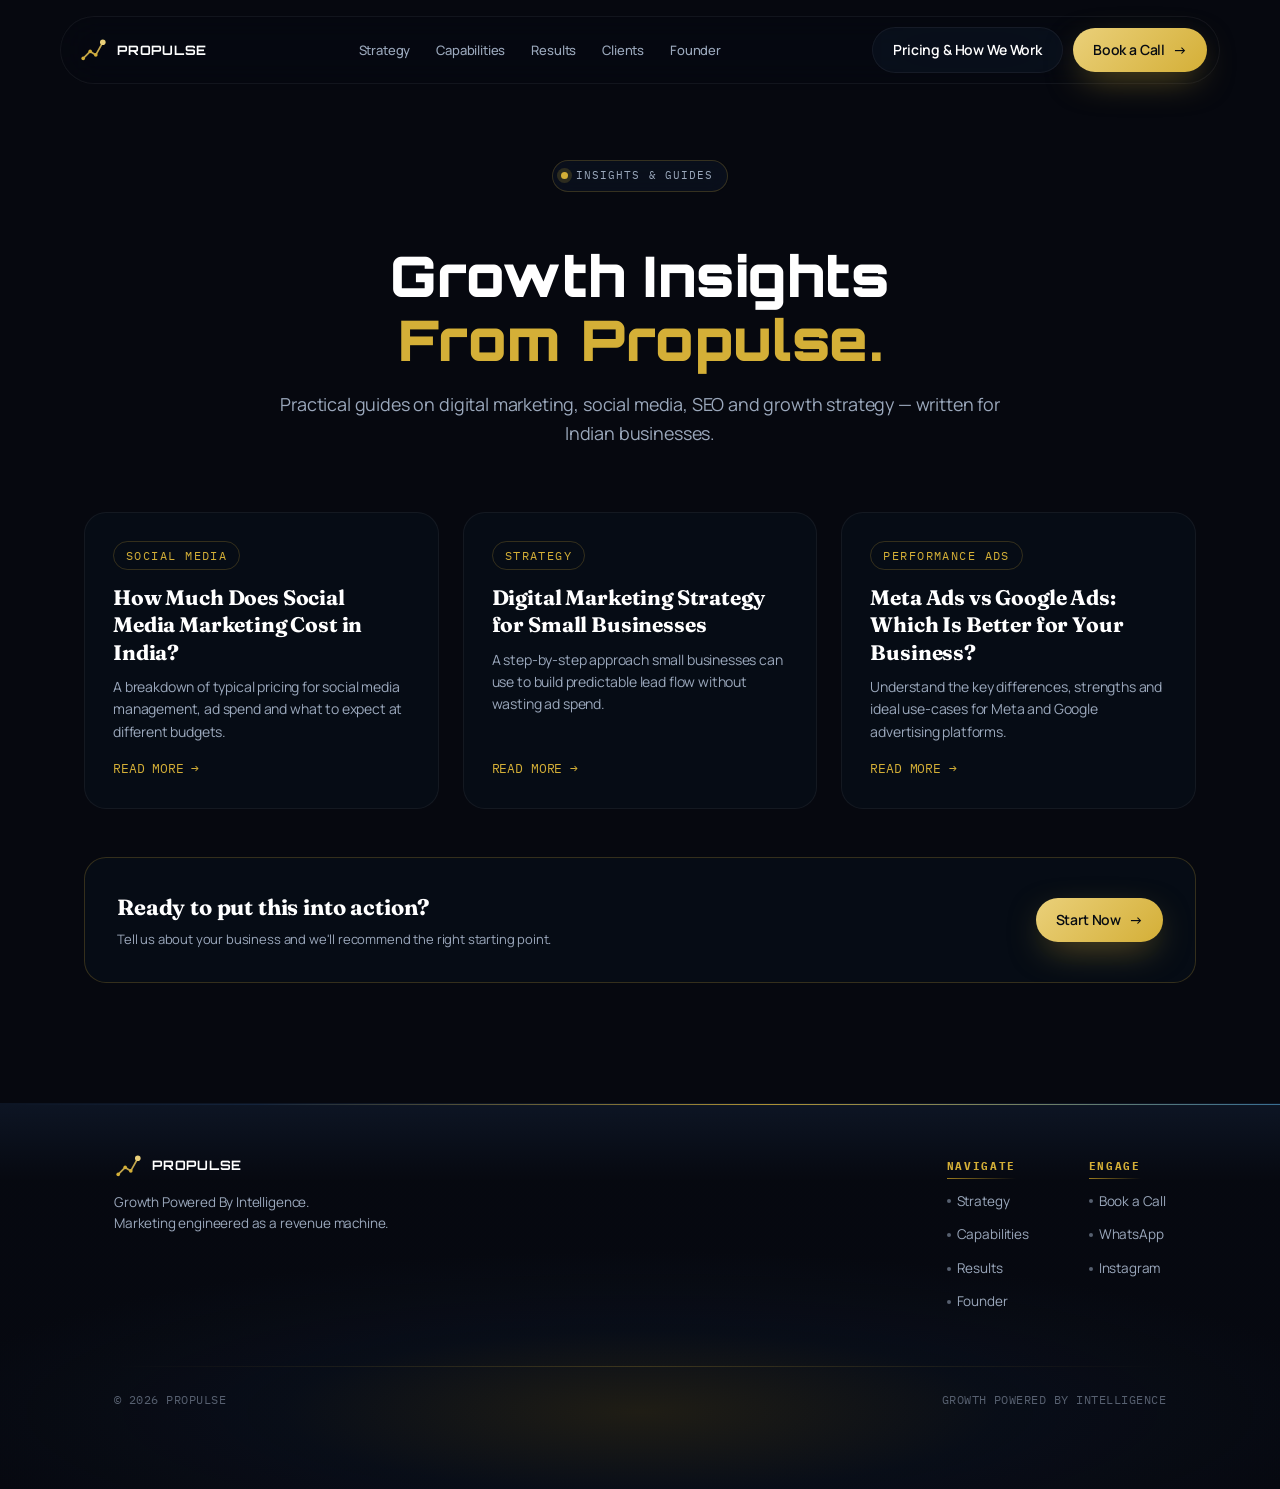
<file: blog/index.html>
<!DOCTYPE html>
<html lang="en">
<head>
<meta charset="UTF-8"/>
<meta name="viewport" content="width=device-width,initial-scale=1.0"/>
<title>Digital Marketing Insights & Blog — Propulse</title>
<meta name="description" content="Practical guides on digital marketing, social media marketing, SEO and growth strategy for businesses in India — from Propulse."/>
<meta name="keywords" content="digital marketing blog, social media marketing tips, SEO guide India, digital marketing cost India"/>
<link rel="canonical" href="https://manoj0910wilson.github.io/Propulse/blog/"/>
<meta property="og:title" content="Digital Marketing Insights & Blog — Propulse"/>
<meta property="og:description" content="Practical guides on digital marketing, social media marketing, SEO and growth strategy for businesses in India."/>
<meta property="og:type" content="website"/>
<meta property="og:url" content="https://manoj0910wilson.github.io/Propulse/blog/"/>
<link rel="preconnect" href="https://fonts.googleapis.com">
<link rel="preconnect" href="https://fonts.gstatic.com" crossorigin>
<link href="https://fonts.googleapis.com/css2?family=Orbitron:wght@400;700;900&family=Fraunces:ital,opsz,wght@0,9..144,300..600;1,9..144,300..600&family=Manrope:wght@300;400;500;600;700;800&family=IBM+Plex+Mono:wght@400;500&display=swap" rel="stylesheet">
<link rel="stylesheet" href="../styles.css">
<link rel="stylesheet" href="../extra.css">
</head>
<body class="simple-page">

<nav id="nav" class="nav-static">
  <div class="nav-inner">
    <a href="../index.html" class="brand">
      <svg class="brand-mark" viewBox="0 0 40 40" fill="none" aria-hidden="true">
        <defs><linearGradient id="lg" x1="0" y1="40" x2="40" y2="0"><stop offset="0" stop-color="#9A7B1E"/><stop offset="1" stop-color="#EAD07A"/></linearGradient></defs>
        <path d="M6 32 L16 22 L24 27 L34 9" stroke="url(#lg)" stroke-width="2.5" stroke-linecap="round" stroke-linejoin="round"/>
        <circle cx="6" cy="32" r="2.6" fill="#D4AF37"/><circle cx="16" cy="22" r="2.6" fill="#D4AF37"/><circle cx="24" cy="27" r="2.6" fill="#D4AF37"/><circle cx="34" cy="9" r="4" fill="#EAD07A"/>
      </svg>
      <span>PROPULSE</span>
    </a>
    <div class="nav-links">
      <a href="../index.html#card-strategy">Strategy</a>
      <a href="../index.html#card-capabilities">Capabilities</a>
      <a href="../index.html#card-results">Results</a>
      <a href="../index.html#card-clients">Clients</a>
      <a href="../index.html#card-founder">Founder</a>
    </div>
    <div class="nav-cta">
      <a class="btn btn-ghost" href="../pricing.html">Pricing & How We Work</a>
      <a href="tel:+918939535151" class="btn btn-gold">Book a Call <span class="arr">→</span></a>
      <button class="burger" id="burger" aria-label="Menu"><span></span><span></span><span></span></button>
    </div>
  </div>
</nav>

<div class="mobile-menu" id="mobileMenu">
  <a href="../index.html#card-strategy">Strategy</a>
  <a href="../index.html#card-capabilities">Capabilities</a>
  <a href="../index.html#card-results">Results</a>
  <a href="../index.html#card-clients">Clients</a>
  <a href="../index.html#card-founder">Founder</a>
  <a href="../pricing.html">Pricing & How We Work</a>
  <a href="tel:+918939535151" style="color:var(--gold)">Book a Call</a>
</div>

<main class="simple-main">

  <section class="simple-hero">
    <div class="hero-badge"><span class="dot"></span> INSIGHTS & GUIDES</div>
    <h1 class="simple-title">Growth Insights<br><span>From Propulse.</span></h1>
    <p class="simple-sub">Practical guides on digital marketing, social media, SEO and growth strategy — written for Indian businesses.</p>
  </section>

  <section class="blog-grid">

    <a href="social-media-marketing-cost-india.html" class="blog-card">
      <div class="price-tag gold">SOCIAL MEDIA</div>
      <h3>How Much Does Social Media Marketing Cost in India?</h3>
      <p>A breakdown of typical pricing for social media management, ad spend and what to expect at different budgets.</p>
      <span class="read-more">READ MORE →</span>
    </a>

    <a href="digital-marketing-strategy-small-business.html" class="blog-card">
      <div class="price-tag gold">STRATEGY</div>
      <h3>Digital Marketing Strategy for Small Businesses</h3>
      <p>A step-by-step approach small businesses can use to build predictable lead flow without wasting ad spend.</p>
      <span class="read-more">READ MORE →</span>
    </a>

    <a href="meta-ads-vs-google-ads.html" class="blog-card">
      <div class="price-tag gold">PERFORMANCE ADS</div>
      <h3>Meta Ads vs Google Ads: Which Is Better for Your Business?</h3>
      <p>Understand the key differences, strengths and ideal use-cases for Meta and Google advertising platforms.</p>
      <span class="read-more">READ MORE →</span>
    </a>

  </section>

  <section class="simple-cta-strip">
    <div class="foot-cta-strip">
      <div class="foot-cta-strip-text">
        <h4>Ready to put this into action?</h4>
        <p>Tell us about your business and we'll recommend the right starting point.</p>
      </div>
      <a href="../lead-form.html" class="btn btn-gold">Start Now <span class="arr">→</span></a>
    </div>
  </section>

</main>

<footer id="site-footer" class="footer-static">
  <div class="foot-inner">
    <div class="foot-top">
      <div class="foot-brand">
        <div class="brand">
          <svg class="brand-mark" viewBox="0 0 40 40" fill="none"><defs><linearGradient id="lg2" x1="0" y1="40" x2="40" y2="0"><stop offset="0" stop-color="#9A7B1E"/><stop offset="1" stop-color="#EAD07A"/></linearGradient></defs><path d="M6 32 L16 22 L24 27 L34 9" stroke="url(#lg2)" stroke-width="2.5" stroke-linecap="round" stroke-linejoin="round"/><circle cx="6" cy="32" r="2.6" fill="#D4AF37"/><circle cx="16" cy="22" r="2.6" fill="#D4AF37"/><circle cx="24" cy="27" r="2.6" fill="#D4AF37"/><circle cx="34" cy="9" r="4" fill="#EAD07A"/></svg>
          <span>PROPULSE</span>
        </div>
        <p>Growth Powered By Intelligence.<br>Marketing engineered as a revenue machine.</p>
      </div>
      <div class="foot-cols">
        <div class="foot-col"><h6>Navigate</h6><a href="../index.html#card-strategy">Strategy</a><a href="../index.html#card-capabilities">Capabilities</a><a href="../index.html#card-results">Results</a><a href="../index.html#card-founder">Founder</a></div>
        <div class="foot-col"><h6>Engage</h6><a href="tel:+918939535151">Book a Call</a><a href="https://wa.me/918939535151" target="_blank" rel="noopener">WhatsApp</a><a href="https://www.instagram.com/propulse_marketing_" target="_blank" rel="noopener">Instagram</a></div>
      </div>
    </div>
    <div class="foot-bot">
      <p>© 2026 PROPULSE</p>
      <p>GROWTH POWERED BY INTELLIGENCE</p>
    </div>
  </div>
</footer>

<script>
const burger=document.getElementById('burger'),mm=document.getElementById('mobileMenu');
burger.addEventListener('click',()=>mm.classList.toggle('open'));
</script>
</body>
</html>
</file>
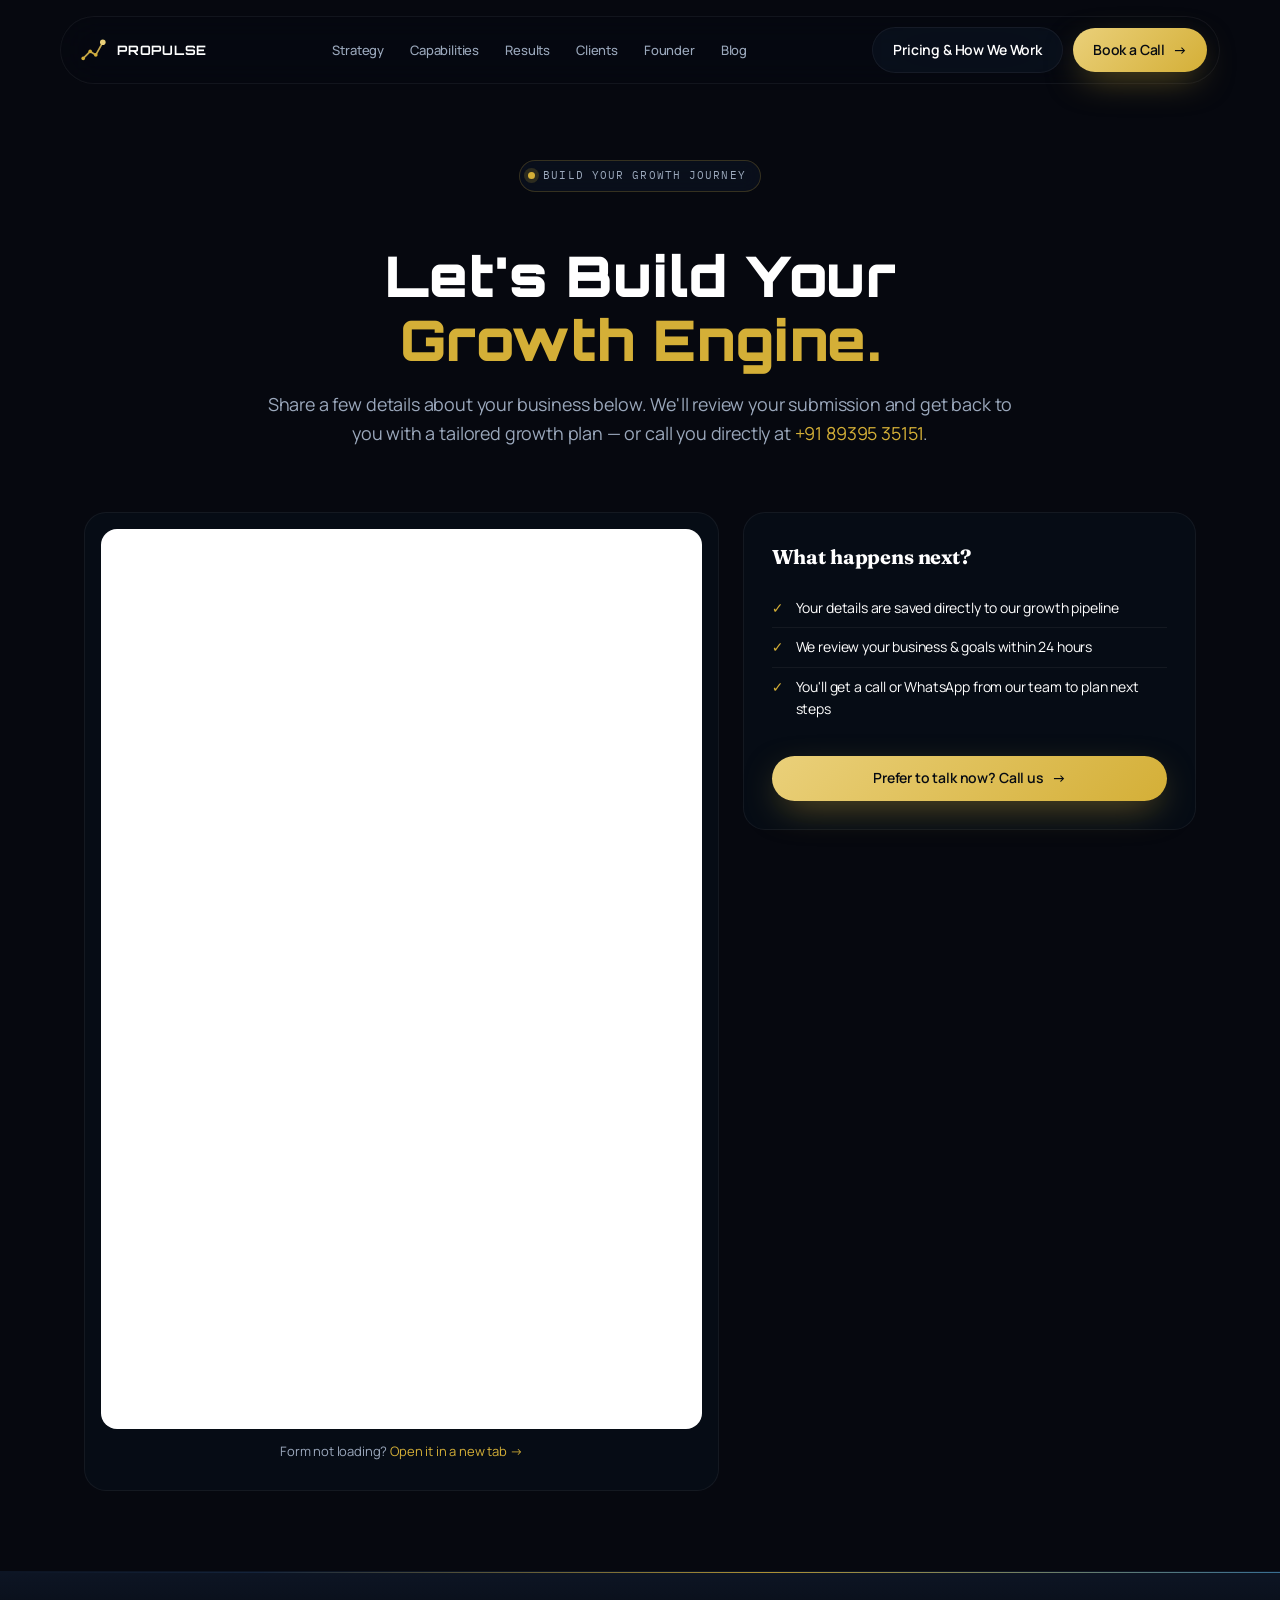
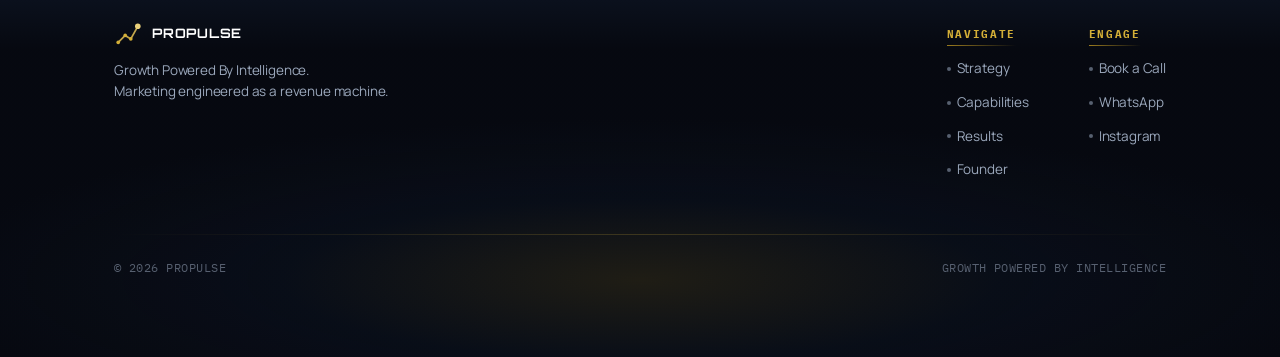
<file: lead-form.html>
<!DOCTYPE html>
<html lang="en">
<head>
<meta charset="UTF-8"/>
<meta name="viewport" content="width=device-width,initial-scale=1.0"/>
<title>Get Started — Propulse Digital Marketing Agency</title>
<meta name="description" content="Start your growth journey with Propulse — digital marketing, social media marketing, SEO and performance advertising tailored to your business."/>
<meta name="keywords" content="digital marketing agency contact, social media marketing leads, SEO consultation, marketing agency enquiry"/>
<link rel="canonical" href="https://manoj0910wilson.github.io/Propulse/lead-form.html"/>
<meta property="og:title" content="Get Started — Propulse Digital Marketing Agency"/>
<meta property="og:description" content="Start your growth journey with Propulse — digital marketing, social media marketing, SEO and performance advertising."/>
<meta property="og:type" content="website"/>
<meta property="og:url" content="https://manoj0910wilson.github.io/Propulse/lead-form.html"/>
<link rel="preconnect" href="https://fonts.googleapis.com">
<link rel="preconnect" href="https://fonts.gstatic.com" crossorigin>
<link href="https://fonts.googleapis.com/css2?family=Orbitron:wght@400;700;900&family=Fraunces:ital,opsz,wght@0,9..144,300..600;1,9..144,300..600&family=Manrope:wght@300;400;500;600;700;800&family=IBM+Plex+Mono:wght@400;500&display=swap" rel="stylesheet">
<link rel="stylesheet" href="styles.css">
<link rel="stylesheet" href="extra.css">
</head>
<body class="simple-page">

<nav id="nav" class="nav-static">
  <div class="nav-inner">
    <a href="index.html" class="brand">
      <svg class="brand-mark" viewBox="0 0 40 40" fill="none" aria-hidden="true">
        <defs><linearGradient id="lg" x1="0" y1="40" x2="40" y2="0"><stop offset="0" stop-color="#9A7B1E"/><stop offset="1" stop-color="#EAD07A"/></linearGradient></defs>
        <path d="M6 32 L16 22 L24 27 L34 9" stroke="url(#lg)" stroke-width="2.5" stroke-linecap="round" stroke-linejoin="round"/>
        <circle cx="6" cy="32" r="2.6" fill="#D4AF37"/><circle cx="16" cy="22" r="2.6" fill="#D4AF37"/><circle cx="24" cy="27" r="2.6" fill="#D4AF37"/><circle cx="34" cy="9" r="4" fill="#EAD07A"/>
      </svg>
      <span>PROPULSE</span>
    </a>
    <div class="nav-links">
      <a href="index.html#card-strategy">Strategy</a>
      <a href="index.html#card-capabilities">Capabilities</a>
      <a href="index.html#card-results">Results</a>
      <a href="index.html#card-clients">Clients</a>
      <a href="index.html#card-founder">Founder</a>
      <a href="blog/index.html">Blog</a>
    </div>
    <div class="nav-cta">
      <a class="btn btn-ghost" href="pricing.html">Pricing & How We Work</a>
      <a href="tel:+918939535151" class="btn btn-gold">Book a Call <span class="arr">→</span></a>
      <button class="burger" id="burger" aria-label="Menu"><span></span><span></span><span></span></button>
    </div>
  </div>
</nav>

<div class="mobile-menu" id="mobileMenu">
  <a href="index.html#card-strategy">Strategy</a>
  <a href="index.html#card-capabilities">Capabilities</a>
  <a href="index.html#card-results">Results</a>
  <a href="index.html#card-clients">Clients</a>
  <a href="index.html#card-founder">Founder</a>
  <a href="blog/index.html">Blog</a>
  <a href="pricing.html">Pricing & How We Work</a>
  <a href="tel:+918939535151" style="color:var(--gold)">Book a Call</a>
</div>

<main class="simple-main">

  <section class="simple-hero">
    <div class="hero-badge"><span class="dot"></span> BUILD YOUR GROWTH JOURNEY</div>
    <h1 class="simple-title">Let's Build Your<br><span>Growth Engine.</span></h1>
    <p class="simple-sub">Share a few details about your business below. We'll review your submission and get back to you with a tailored growth plan — or call you directly at <a href="tel:+918939535151" style="color:var(--gold)">+91&nbsp;89395&nbsp;35151</a>.</p>
  </section>

  <section class="form-section">
    <div class="form-wrap">
      <iframe
        src="https://docs.google.com/forms/d/e/1FAIpQLSfkAlsxu3jsl8p1cYq3satmxV2XfItgNcoA5jy7extyEp0AXQ/viewform?embedded=true"
        class="gform-frame"
        loading="lazy">
        Loading form…
      </iframe>
      <p class="form-fallback">Form not loading? <a href="https://forms.gle/bRg5DrKbPWb1herZ9" target="_blank" rel="noopener">Open it in a new tab →</a></p>
    </div>

    <div class="form-side">
      <h3>What happens next?</h3>
      <ul class="price-features">
        <li>Your details are saved directly to our growth pipeline</li>
        <li>We review your business & goals within 24 hours</li>
        <li>You'll get a call or WhatsApp from our team to plan next steps</li>
      </ul>
      <a href="tel:+918939535151" class="btn btn-gold price-cta">Prefer to talk now? Call us <span class="arr">→</span></a>
    </div>
  </section>

</main>

<footer id="site-footer" class="footer-static">
  <div class="foot-inner">
    <div class="foot-top">
      <div class="foot-brand">
        <div class="brand">
          <svg class="brand-mark" viewBox="0 0 40 40" fill="none"><defs><linearGradient id="lg2" x1="0" y1="40" x2="40" y2="0"><stop offset="0" stop-color="#9A7B1E"/><stop offset="1" stop-color="#EAD07A"/></linearGradient></defs><path d="M6 32 L16 22 L24 27 L34 9" stroke="url(#lg2)" stroke-width="2.5" stroke-linecap="round" stroke-linejoin="round"/><circle cx="6" cy="32" r="2.6" fill="#D4AF37"/><circle cx="16" cy="22" r="2.6" fill="#D4AF37"/><circle cx="24" cy="27" r="2.6" fill="#D4AF37"/><circle cx="34" cy="9" r="4" fill="#EAD07A"/></svg>
          <span>PROPULSE</span>
        </div>
        <p>Growth Powered By Intelligence.<br>Marketing engineered as a revenue machine.</p>
      </div>
      <div class="foot-cols">
        <div class="foot-col"><h6>Navigate</h6><a href="index.html#card-strategy">Strategy</a><a href="index.html#card-capabilities">Capabilities</a><a href="index.html#card-results">Results</a><a href="index.html#card-founder">Founder</a></div>
        <div class="foot-col"><h6>Engage</h6><a href="tel:+918939535151">Book a Call</a><a href="https://wa.me/918939535151" target="_blank" rel="noopener">WhatsApp</a><a href="https://www.instagram.com/propulse_marketing_" target="_blank" rel="noopener">Instagram</a></div>
      </div>
    </div>
    <div class="foot-bot">
      <p>© 2026 PROPULSE</p>
      <p>GROWTH POWERED BY INTELLIGENCE</p>
    </div>
  </div>
</footer>

<script>
const burger=document.getElementById('burger'),mm=document.getElementById('mobileMenu');
burger.addEventListener('click',()=>mm.classList.toggle('open'));
</script>
</body>
</html>
</file>
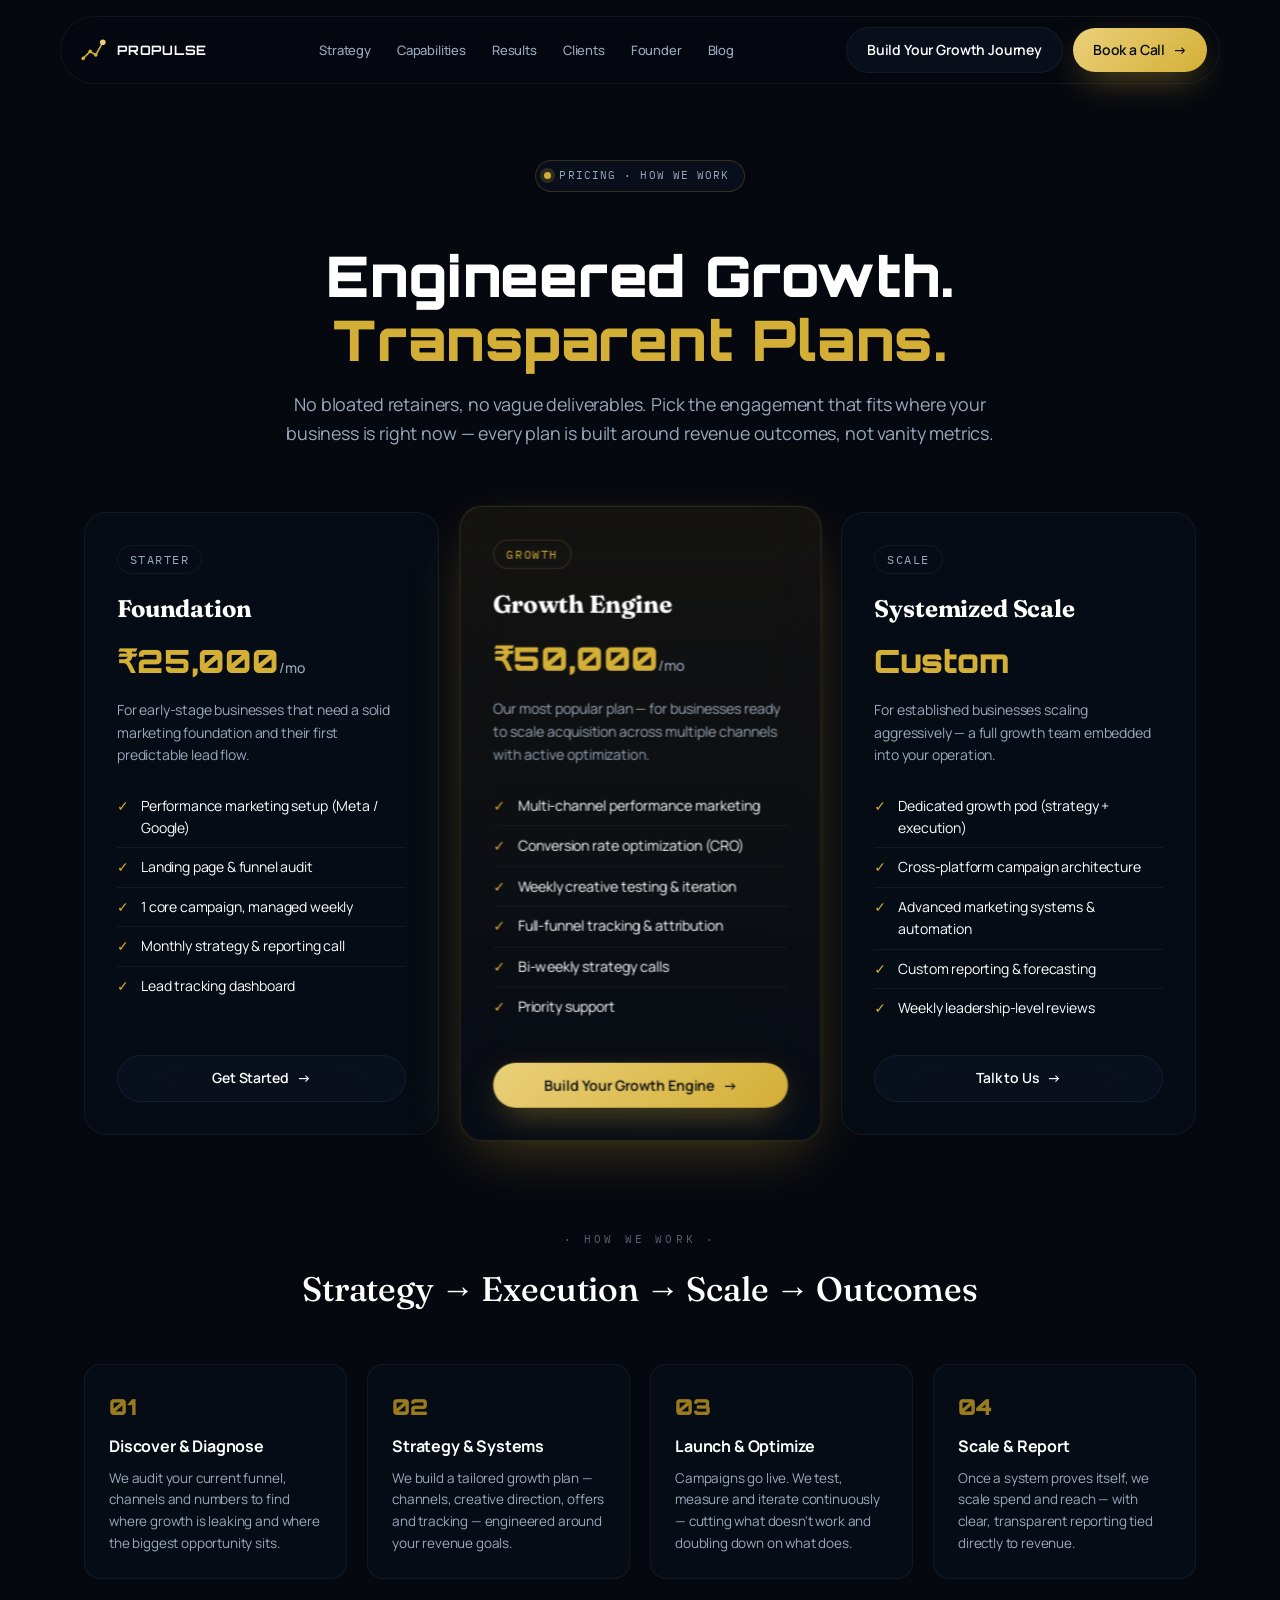
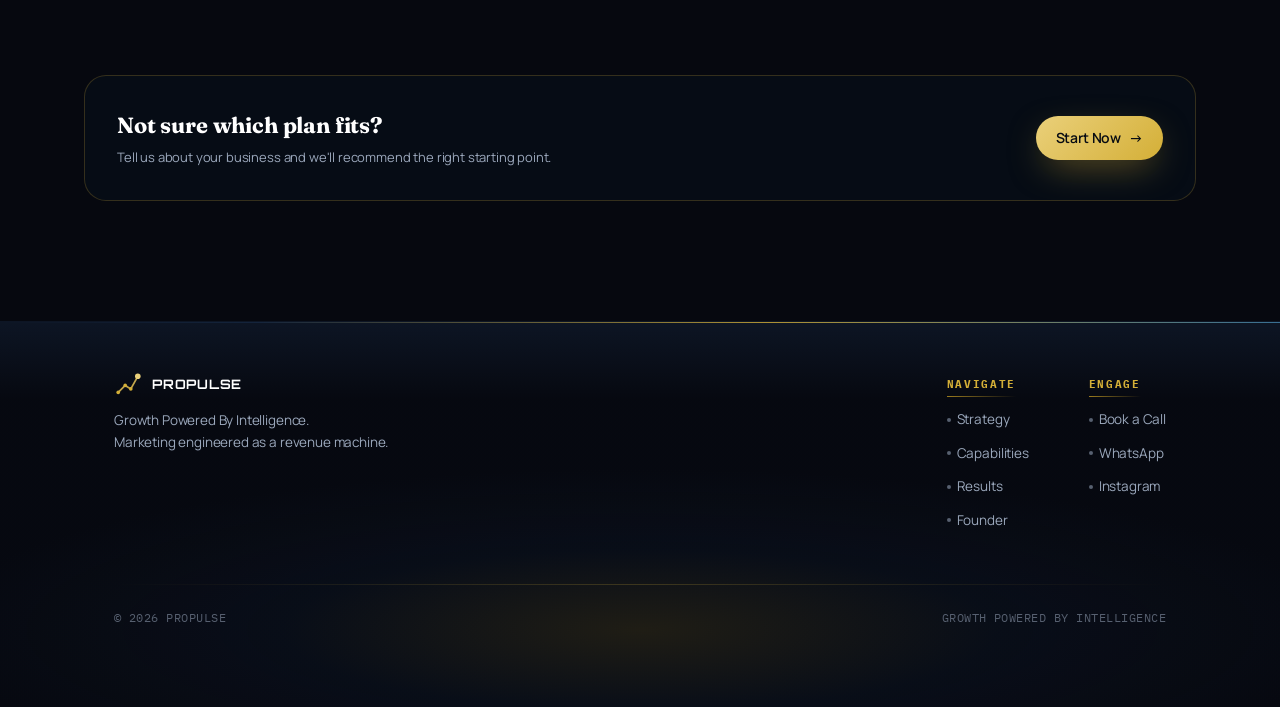
<file: pricing.html>
<!DOCTYPE html>
<html lang="en">
<head>
<meta charset="UTF-8"/>
<meta name="viewport" content="width=device-width,initial-scale=1.0"/>
<title>Pricing & How We Work — Propulse Digital Marketing Agency</title>
<meta name="description" content="Propulse digital marketing & social media marketing plans — performance marketing, SEO, CRO and growth systems. Transparent pricing, strategy, execution, scale and outcomes."/>
<meta name="keywords" content="digital marketing pricing, social media marketing packages, SEO pricing, performance marketing agency, growth marketing plans"/>
<link rel="canonical" href="https://manoj0910wilson.github.io/Propulse/pricing.html"/>
<meta property="og:title" content="Pricing & How We Work — Propulse Digital Marketing Agency"/>
<meta property="og:description" content="Propulse digital marketing & social media marketing plans — performance marketing, SEO, CRO and growth systems."/>
<meta property="og:type" content="website"/>
<meta property="og:url" content="https://manoj0910wilson.github.io/Propulse/pricing.html"/>
<link rel="preconnect" href="https://fonts.googleapis.com">
<link rel="preconnect" href="https://fonts.gstatic.com" crossorigin>
<link href="https://fonts.googleapis.com/css2?family=Orbitron:wght@400;700;900&family=Fraunces:ital,opsz,wght@0,9..144,300..600;1,9..144,300..600&family=Manrope:wght@300;400;500;600;700;800&family=IBM+Plex+Mono:wght@400;500&display=swap" rel="stylesheet">
<link rel="stylesheet" href="styles.css">
<link rel="stylesheet" href="extra.css">
</head>
<body class="simple-page">

<nav id="nav" class="nav-static">
  <div class="nav-inner">
    <a href="index.html" class="brand">
      <svg class="brand-mark" viewBox="0 0 40 40" fill="none" aria-hidden="true">
        <defs><linearGradient id="lg" x1="0" y1="40" x2="40" y2="0"><stop offset="0" stop-color="#9A7B1E"/><stop offset="1" stop-color="#EAD07A"/></linearGradient></defs>
        <path d="M6 32 L16 22 L24 27 L34 9" stroke="url(#lg)" stroke-width="2.5" stroke-linecap="round" stroke-linejoin="round"/>
        <circle cx="6" cy="32" r="2.6" fill="#D4AF37"/><circle cx="16" cy="22" r="2.6" fill="#D4AF37"/><circle cx="24" cy="27" r="2.6" fill="#D4AF37"/><circle cx="34" cy="9" r="4" fill="#EAD07A"/>
      </svg>
      <span>PROPULSE</span>
    </a>
    <div class="nav-links">
      <a href="index.html#card-strategy">Strategy</a>
      <a href="index.html#card-capabilities">Capabilities</a>
      <a href="index.html#card-results">Results</a>
      <a href="index.html#card-clients">Clients</a>
      <a href="index.html#card-founder">Founder</a>
      <a href="blog/index.html">Blog</a>
    </div>
    <div class="nav-cta">
      <a class="btn btn-ghost" href="lead-form.html">Build Your Growth Journey</a>
      <a href="tel:+918939535151" class="btn btn-gold">Book a Call <span class="arr">→</span></a>
      <button class="burger" id="burger" aria-label="Menu"><span></span><span></span><span></span></button>
    </div>
  </div>
</nav>

<div class="mobile-menu" id="mobileMenu">
  <a href="index.html#card-strategy">Strategy</a>
  <a href="index.html#card-capabilities">Capabilities</a>
  <a href="index.html#card-results">Results</a>
  <a href="index.html#card-clients">Clients</a>
  <a href="index.html#card-founder">Founder</a>
  <a href="blog/index.html">Blog</a>
  <a href="lead-form.html">Build Your Growth Journey</a>
  <a href="tel:+918939535151" style="color:var(--gold)">Book a Call</a>
</div>

<main class="simple-main">

  <section class="simple-hero">
    <div class="hero-badge"><span class="dot"></span> PRICING · HOW WE WORK</div>
    <h1 class="simple-title">Engineered Growth.<br><span>Transparent Plans.</span></h1>
    <p class="simple-sub">No bloated retainers, no vague deliverables. Pick the engagement that fits where your business is right now — every plan is built around revenue outcomes, not vanity metrics.</p>
  </section>

  <section class="pricing-grid">

    <div class="price-card">
      <div class="price-tag">STARTER</div>
      <h3>Foundation</h3>
      <div class="price-amt">₹25,000<span>/mo</span></div>
      <p class="price-desc">For early-stage businesses that need a solid marketing foundation and their first predictable lead flow.</p>
      <ul class="price-features">
        <li>Performance marketing setup (Meta / Google)</li>
        <li>Landing page & funnel audit</li>
        <li>1 core campaign, managed weekly</li>
        <li>Monthly strategy & reporting call</li>
        <li>Lead tracking dashboard</li>
      </ul>
      <a href="lead-form.html" class="btn btn-ghost price-cta">Get Started <span class="arr">→</span></a>
    </div>

    <div class="price-card featured">
      <div class="price-tag gold">GROWTH</div>
      <h3>Growth Engine</h3>
      <div class="price-amt">₹50,000<span>/mo</span></div>
      <p class="price-desc">Our most popular plan — for businesses ready to scale acquisition across multiple channels with active optimization.</p>
      <ul class="price-features">
        <li>Multi-channel performance marketing</li>
        <li>Conversion rate optimization (CRO)</li>
        <li>Weekly creative testing & iteration</li>
        <li>Full-funnel tracking & attribution</li>
        <li>Bi-weekly strategy calls</li>
        <li>Priority support</li>
      </ul>
      <a href="lead-form.html" class="btn btn-gold price-cta">Build Your Growth Engine <span class="arr">→</span></a>
    </div>

    <div class="price-card">
      <div class="price-tag">SCALE</div>
      <h3>Systemized Scale</h3>
      <div class="price-amt">Custom</div>
      <p class="price-desc">For established businesses scaling aggressively — a full growth team embedded into your operation.</p>
      <ul class="price-features">
        <li>Dedicated growth pod (strategy + execution)</li>
        <li>Cross-platform campaign architecture</li>
        <li>Advanced marketing systems & automation</li>
        <li>Custom reporting & forecasting</li>
        <li>Weekly leadership-level reviews</li>
      </ul>
      <a href="lead-form.html" class="btn btn-ghost price-cta">Talk to Us <span class="arr">→</span></a>
    </div>

  </section>

  <section class="how-we-work">
    <div class="section-label vis"><span>·</span> HOW WE WORK <span>·</span></div>
    <h2 class="how-title">Strategy → Execution → Scale → Outcomes</h2>
    <div class="how-grid">
      <div class="how-step">
        <div class="how-num">01</div>
        <h4>Discover & Diagnose</h4>
        <p>We audit your current funnel, channels and numbers to find where growth is leaking and where the biggest opportunity sits.</p>
      </div>
      <div class="how-step">
        <div class="how-num">02</div>
        <h4>Strategy & Systems</h4>
        <p>We build a tailored growth plan — channels, creative direction, offers and tracking — engineered around your revenue goals.</p>
      </div>
      <div class="how-step">
        <div class="how-num">03</div>
        <h4>Launch & Optimize</h4>
        <p>Campaigns go live. We test, measure and iterate continuously — cutting what doesn't work and doubling down on what does.</p>
      </div>
      <div class="how-step">
        <div class="how-num">04</div>
        <h4>Scale & Report</h4>
        <p>Once a system proves itself, we scale spend and reach — with clear, transparent reporting tied directly to revenue.</p>
      </div>
    </div>
  </section>

  <section class="simple-cta-strip">
    <div class="foot-cta-strip">
      <div class="foot-cta-strip-text">
        <h4>Not sure which plan fits?</h4>
        <p>Tell us about your business and we'll recommend the right starting point.</p>
      </div>
      <a href="lead-form.html" class="btn btn-gold">Start Now <span class="arr">→</span></a>
    </div>
  </section>

</main>

<footer id="site-footer" class="footer-static">
  <div class="foot-inner">
    <div class="foot-top">
      <div class="foot-brand">
        <div class="brand">
          <svg class="brand-mark" viewBox="0 0 40 40" fill="none"><defs><linearGradient id="lg2" x1="0" y1="40" x2="40" y2="0"><stop offset="0" stop-color="#9A7B1E"/><stop offset="1" stop-color="#EAD07A"/></linearGradient></defs><path d="M6 32 L16 22 L24 27 L34 9" stroke="url(#lg2)" stroke-width="2.5" stroke-linecap="round" stroke-linejoin="round"/><circle cx="6" cy="32" r="2.6" fill="#D4AF37"/><circle cx="16" cy="22" r="2.6" fill="#D4AF37"/><circle cx="24" cy="27" r="2.6" fill="#D4AF37"/><circle cx="34" cy="9" r="4" fill="#EAD07A"/></svg>
          <span>PROPULSE</span>
        </div>
        <p>Growth Powered By Intelligence.<br>Marketing engineered as a revenue machine.</p>
      </div>
      <div class="foot-cols">
        <div class="foot-col"><h6>Navigate</h6><a href="index.html#card-strategy">Strategy</a><a href="index.html#card-capabilities">Capabilities</a><a href="index.html#card-results">Results</a><a href="index.html#card-founder">Founder</a></div>
        <div class="foot-col"><h6>Engage</h6><a href="tel:+918939535151">Book a Call</a><a href="https://wa.me/918939535151" target="_blank" rel="noopener">WhatsApp</a><a href="https://www.instagram.com/propulse_marketing_" target="_blank" rel="noopener">Instagram</a></div>
      </div>
    </div>
    <div class="foot-bot">
      <p>© 2026 PROPULSE</p>
      <p>GROWTH POWERED BY INTELLIGENCE</p>
    </div>
  </div>
</footer>

<script>
const burger=document.getElementById('burger'),mm=document.getElementById('mobileMenu');
burger.addEventListener('click',()=>mm.classList.toggle('open'));
</script>
</body>
</html>
</file>
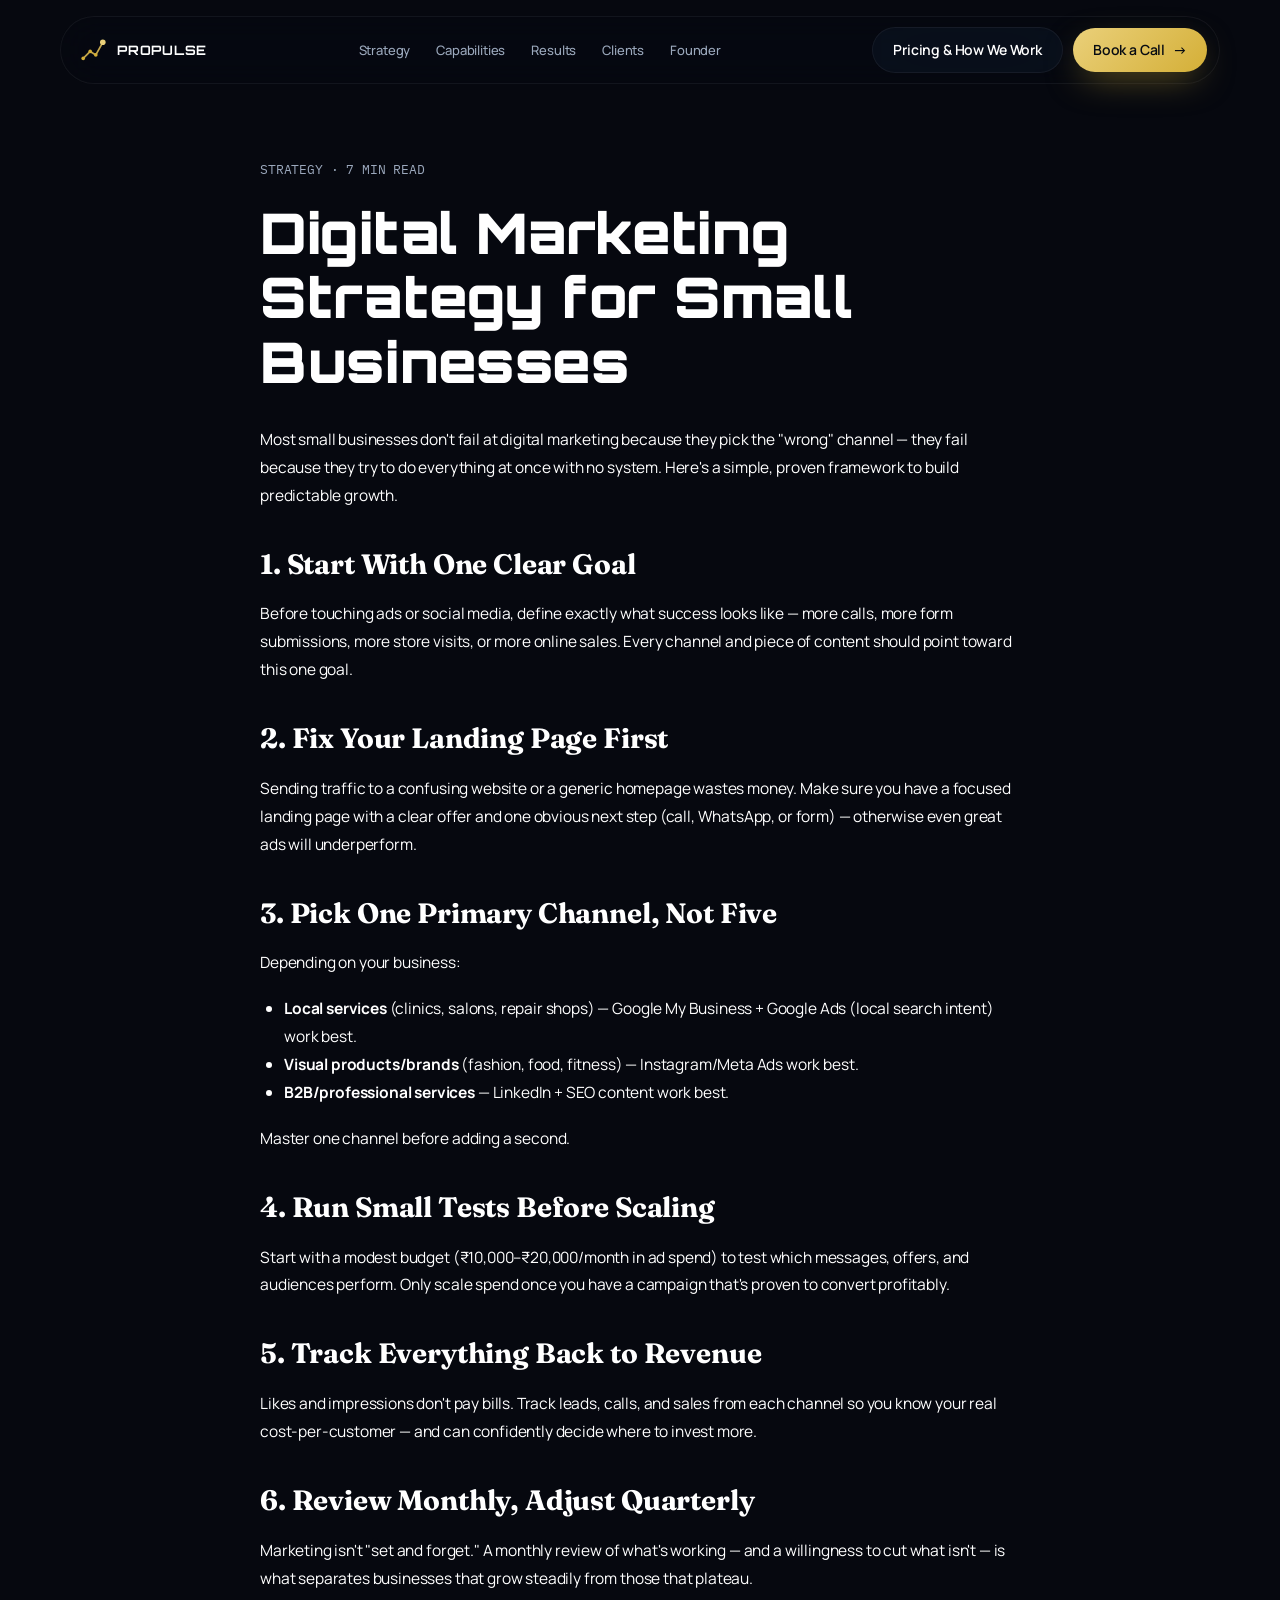
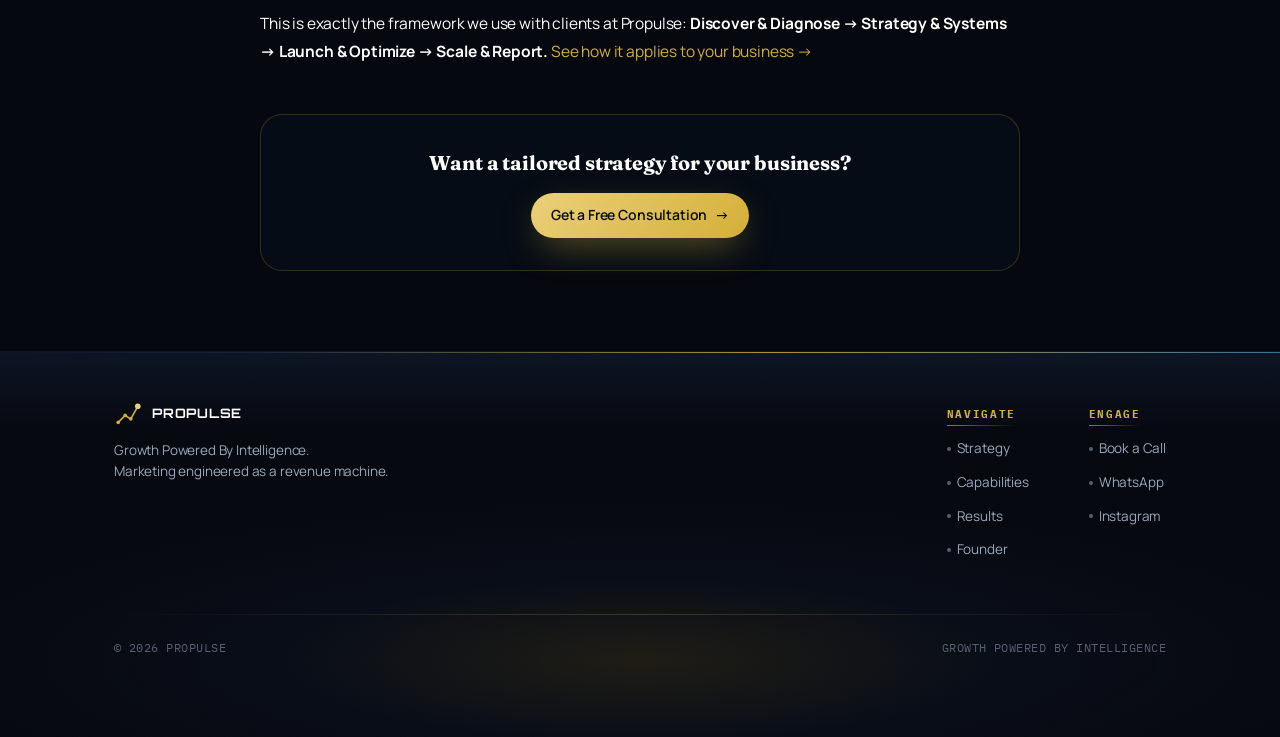
<file: blog/digital-marketing-strategy-small-business.html>
<!DOCTYPE html>
<html lang="en">
<head>
<meta charset="UTF-8"/>
<meta name="viewport" content="width=device-width,initial-scale=1.0"/>
<title>Digital Marketing Strategy for Small Businesses — Propulse</title>
<meta name="description" content="A step-by-step digital marketing strategy small businesses in India can use to build predictable lead flow without wasting ad spend."/>
<meta name="keywords" content="digital marketing strategy small business, marketing plan for small business India, lead generation strategy"/>
<link rel="canonical" href="https://manoj0910wilson.github.io/Propulse/blog/digital-marketing-strategy-small-business.html"/>
<meta property="og:title" content="Digital Marketing Strategy for Small Businesses — Propulse"/>
<meta property="og:description" content="A step-by-step digital marketing strategy small businesses in India can use to build predictable lead flow without wasting ad spend."/>
<meta property="og:type" content="article"/>
<meta property="og:url" content="https://manoj0910wilson.github.io/Propulse/blog/digital-marketing-strategy-small-business.html"/>
<link rel="preconnect" href="https://fonts.googleapis.com">
<link rel="preconnect" href="https://fonts.gstatic.com" crossorigin>
<link href="https://fonts.googleapis.com/css2?family=Orbitron:wght@400;700;900&family=Fraunces:ital,opsz,wght@0,9..144,300..600;1,9..144,300..600&family=Manrope:wght@300;400;500;600;700;800&family=IBM+Plex+Mono:wght@400;500&display=swap" rel="stylesheet">
<link rel="stylesheet" href="../styles.css">
<link rel="stylesheet" href="../extra.css">
<script type="application/ld+json">
{
  "@context": "https://schema.org",
  "@type": "Article",
  "headline": "Digital Marketing Strategy for Small Businesses",
  "author": {"@type": "Organization", "name": "Propulse"},
  "publisher": {"@type": "Organization", "name": "Propulse"},
  "datePublished": "2026-06-14",
  "mainEntityOfPage": "https://manoj0910wilson.github.io/Propulse/blog/digital-marketing-strategy-small-business.html"
}
</script>
</head>
<body class="simple-page">

<nav id="nav" class="nav-static">
  <div class="nav-inner">
    <a href="../index.html" class="brand">
      <svg class="brand-mark" viewBox="0 0 40 40" fill="none" aria-hidden="true">
        <defs><linearGradient id="lg" x1="0" y1="40" x2="40" y2="0"><stop offset="0" stop-color="#9A7B1E"/><stop offset="1" stop-color="#EAD07A"/></linearGradient></defs>
        <path d="M6 32 L16 22 L24 27 L34 9" stroke="url(#lg)" stroke-width="2.5" stroke-linecap="round" stroke-linejoin="round"/>
        <circle cx="6" cy="32" r="2.6" fill="#D4AF37"/><circle cx="16" cy="22" r="2.6" fill="#D4AF37"/><circle cx="24" cy="27" r="2.6" fill="#D4AF37"/><circle cx="34" cy="9" r="4" fill="#EAD07A"/>
      </svg>
      <span>PROPULSE</span>
    </a>
    <div class="nav-links">
      <a href="../index.html#card-strategy">Strategy</a>
      <a href="../index.html#card-capabilities">Capabilities</a>
      <a href="../index.html#card-results">Results</a>
      <a href="../index.html#card-clients">Clients</a>
      <a href="../index.html#card-founder">Founder</a>
    </div>
    <div class="nav-cta">
      <a class="btn btn-ghost" href="../pricing.html">Pricing & How We Work</a>
      <a href="tel:+918939535151" class="btn btn-gold">Book a Call <span class="arr">→</span></a>
      <button class="burger" id="burger" aria-label="Menu"><span></span><span></span><span></span></button>
    </div>
  </div>
</nav>

<div class="mobile-menu" id="mobileMenu">
  <a href="../index.html#card-strategy">Strategy</a>
  <a href="../index.html#card-capabilities">Capabilities</a>
  <a href="../index.html#card-results">Results</a>
  <a href="../index.html#card-clients">Clients</a>
  <a href="../index.html#card-founder">Founder</a>
  <a href="../pricing.html">Pricing & How We Work</a>
  <a href="tel:+918939535151" style="color:var(--gold)">Book a Call</a>
</div>

<main class="simple-main">
  <article class="blog-post">
    <div class="post-meta">STRATEGY · 7 MIN READ</div>
    <h1 class="simple-title" style="text-align:left;margin-bottom:32px">Digital Marketing Strategy for Small Businesses</h1>

    <p>Most small businesses don't fail at digital marketing because they pick the "wrong" channel — they fail because they try to do everything at once with no system. Here's a simple, proven framework to build predictable growth.</p>

    <h2>1. Start With One Clear Goal</h2>
    <p>Before touching ads or social media, define exactly what success looks like — more calls, more form submissions, more store visits, or more online sales. Every channel and piece of content should point toward this one goal.</p>

    <h2>2. Fix Your Landing Page First</h2>
    <p>Sending traffic to a confusing website or a generic homepage wastes money. Make sure you have a focused landing page with a clear offer and one obvious next step (call, WhatsApp, or form) — otherwise even great ads will underperform.</p>

    <h2>3. Pick One Primary Channel, Not Five</h2>
    <p>Depending on your business:</p>
    <ul>
      <li><strong>Local services</strong> (clinics, salons, repair shops) — Google My Business + Google Ads (local search intent) work best.</li>
      <li><strong>Visual products/brands</strong> (fashion, food, fitness) — Instagram/Meta Ads work best.</li>
      <li><strong>B2B/professional services</strong> — LinkedIn + SEO content work best.</li>
    </ul>
    <p>Master one channel before adding a second.</p>

    <h2>4. Run Small Tests Before Scaling</h2>
    <p>Start with a modest budget (₹10,000–₹20,000/month in ad spend) to test which messages, offers, and audiences perform. Only scale spend once you have a campaign that's proven to convert profitably.</p>

    <h2>5. Track Everything Back to Revenue</h2>
    <p>Likes and impressions don't pay bills. Track leads, calls, and sales from each channel so you know your real cost-per-customer — and can confidently decide where to invest more.</p>

    <h2>6. Review Monthly, Adjust Quarterly</h2>
    <p>Marketing isn't "set and forget." A monthly review of what's working — and a willingness to cut what isn't — is what separates businesses that grow steadily from those that plateau.</p>

    <p>This is exactly the framework we use with clients at Propulse: <strong>Discover & Diagnose → Strategy & Systems → Launch & Optimize → Scale & Report.</strong> <a href="../pricing.html" style="color:var(--gold)">See how it applies to your business →</a></p>

    <div class="post-cta">
      <h4>Want a tailored strategy for your business?</h4>
      <a href="../lead-form.html" class="btn btn-gold">Get a Free Consultation <span class="arr">→</span></a>
    </div>
  </article>
</main>

<footer id="site-footer" class="footer-static">
  <div class="foot-inner">
    <div class="foot-top">
      <div class="foot-brand">
        <div class="brand">
          <svg class="brand-mark" viewBox="0 0 40 40" fill="none"><defs><linearGradient id="lg2" x1="0" y1="40" x2="40" y2="0"><stop offset="0" stop-color="#9A7B1E"/><stop offset="1" stop-color="#EAD07A"/></linearGradient></defs><path d="M6 32 L16 22 L24 27 L34 9" stroke="url(#lg2)" stroke-width="2.5" stroke-linecap="round" stroke-linejoin="round"/><circle cx="6" cy="32" r="2.6" fill="#D4AF37"/><circle cx="16" cy="22" r="2.6" fill="#D4AF37"/><circle cx="24" cy="27" r="2.6" fill="#D4AF37"/><circle cx="34" cy="9" r="4" fill="#EAD07A"/></svg>
          <span>PROPULSE</span>
        </div>
        <p>Growth Powered By Intelligence.<br>Marketing engineered as a revenue machine.</p>
      </div>
      <div class="foot-cols">
        <div class="foot-col"><h6>Navigate</h6><a href="../index.html#card-strategy">Strategy</a><a href="../index.html#card-capabilities">Capabilities</a><a href="../index.html#card-results">Results</a><a href="../index.html#card-founder">Founder</a></div>
        <div class="foot-col"><h6>Engage</h6><a href="tel:+918939535151">Book a Call</a><a href="https://wa.me/918939535151" target="_blank" rel="noopener">WhatsApp</a><a href="https://www.instagram.com/propulse_marketing_" target="_blank" rel="noopener">Instagram</a></div>
      </div>
    </div>
    <div class="foot-bot">
      <p>© 2026 PROPULSE</p>
      <p>GROWTH POWERED BY INTELLIGENCE</p>
    </div>
  </div>
</footer>

<script>
const burger=document.getElementById('burger'),mm=document.getElementById('mobileMenu');
burger.addEventListener('click',()=>mm.classList.toggle('open'));
</script>
</body>
</html>
</file>
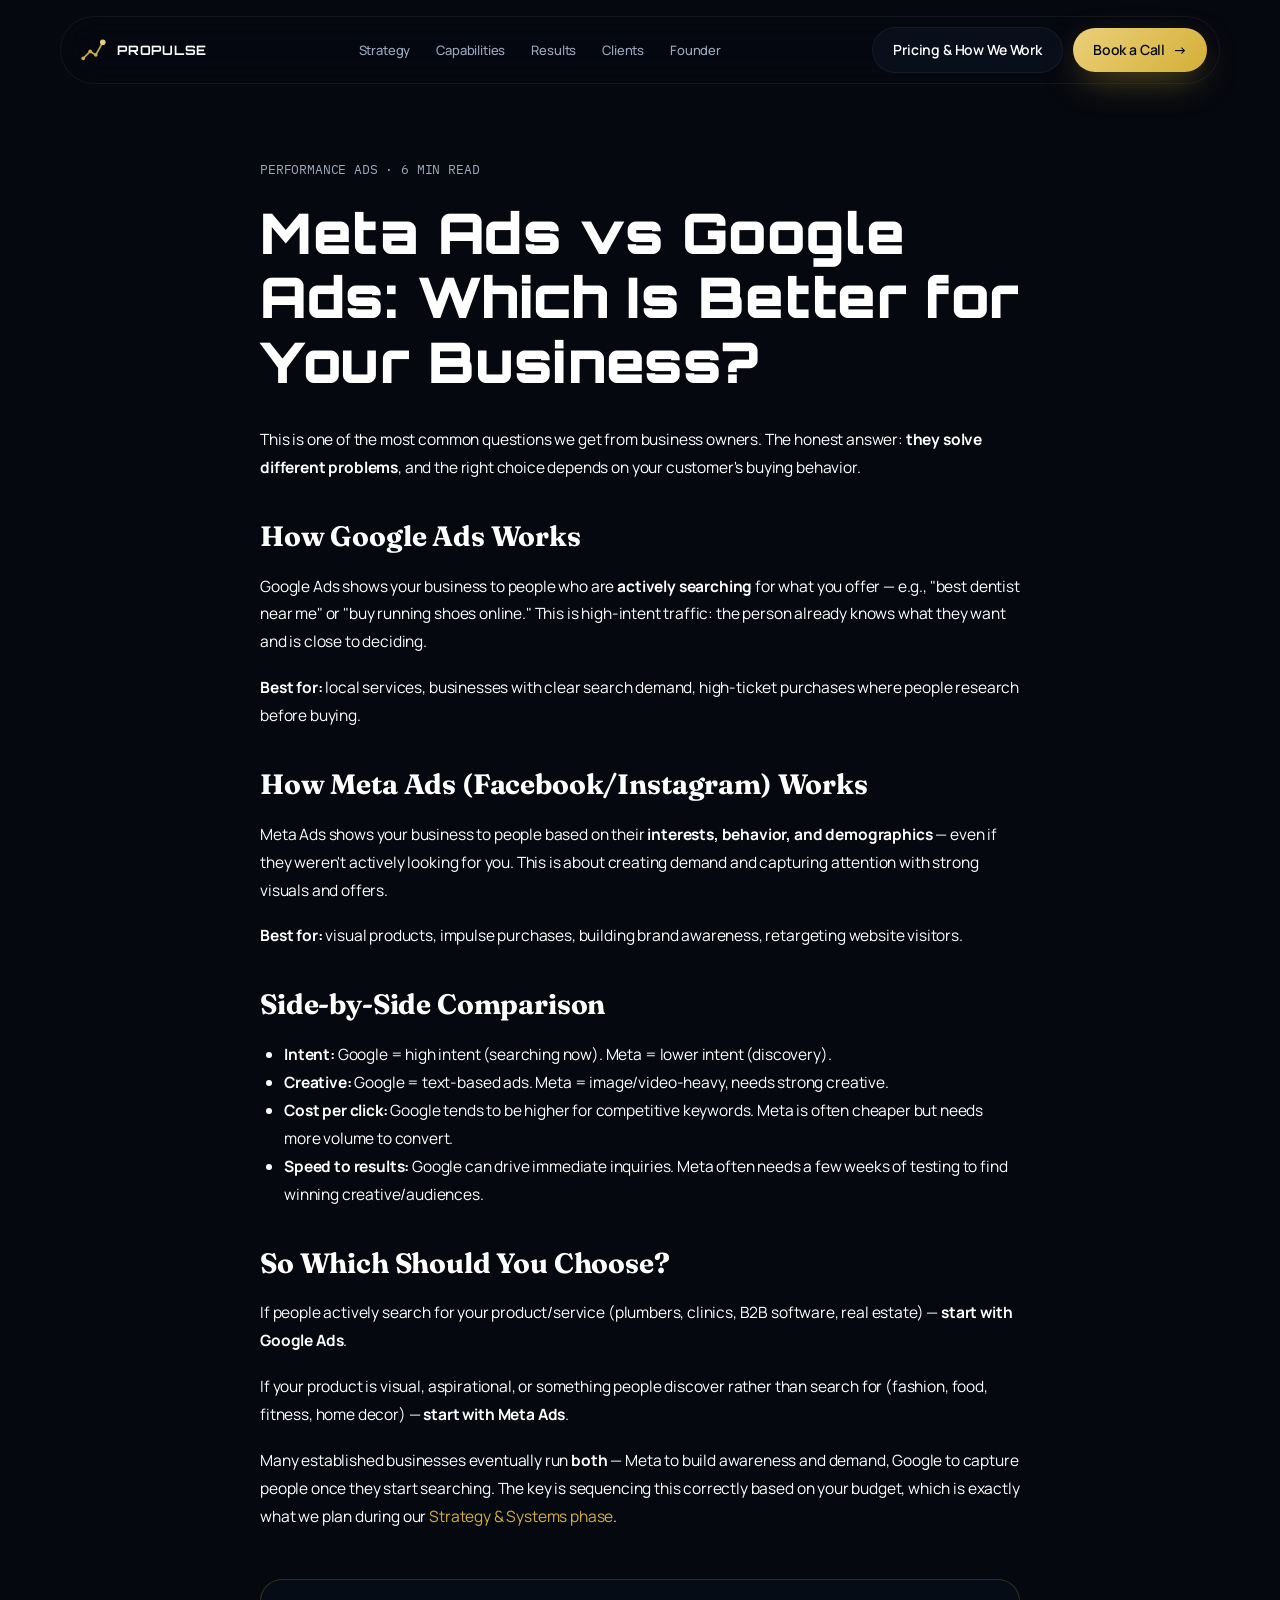
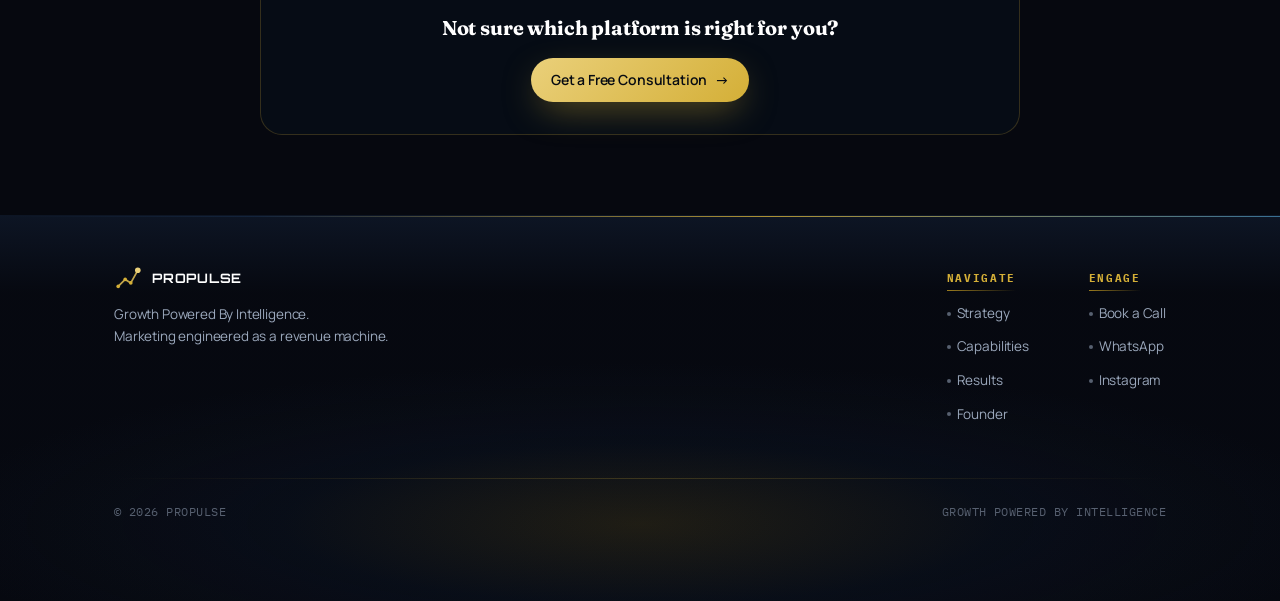
<file: blog/meta-ads-vs-google-ads.html>
<!DOCTYPE html>
<html lang="en">
<head>
<meta charset="UTF-8"/>
<meta name="viewport" content="width=device-width,initial-scale=1.0"/>
<title>Meta Ads vs Google Ads: Which Is Better for Your Business? — Propulse</title>
<meta name="description" content="Compare Meta Ads and Google Ads — how each platform works, their strengths, and which is the better fit for your business goals."/>
<meta name="keywords" content="Meta ads vs Google ads, Facebook ads vs Google ads, performance marketing comparison, best ad platform for small business"/>
<link rel="canonical" href="https://manoj0910wilson.github.io/Propulse/blog/meta-ads-vs-google-ads.html"/>
<meta property="og:title" content="Meta Ads vs Google Ads: Which Is Better for Your Business? — Propulse"/>
<meta property="og:description" content="Compare Meta Ads and Google Ads — how each platform works, their strengths, and which is the better fit for your business goals."/>
<meta property="og:type" content="article"/>
<meta property="og:url" content="https://manoj0910wilson.github.io/Propulse/blog/meta-ads-vs-google-ads.html"/>
<link rel="preconnect" href="https://fonts.googleapis.com">
<link rel="preconnect" href="https://fonts.gstatic.com" crossorigin>
<link href="https://fonts.googleapis.com/css2?family=Orbitron:wght@400;700;900&family=Fraunces:ital,opsz,wght@0,9..144,300..600;1,9..144,300..600&family=Manrope:wght@300;400;500;600;700;800&family=IBM+Plex+Mono:wght@400;500&display=swap" rel="stylesheet">
<link rel="stylesheet" href="../styles.css">
<link rel="stylesheet" href="../extra.css">
<script type="application/ld+json">
{
  "@context": "https://schema.org",
  "@type": "Article",
  "headline": "Meta Ads vs Google Ads: Which Is Better for Your Business?",
  "author": {"@type": "Organization", "name": "Propulse"},
  "publisher": {"@type": "Organization", "name": "Propulse"},
  "datePublished": "2026-06-14",
  "mainEntityOfPage": "https://manoj0910wilson.github.io/Propulse/blog/meta-ads-vs-google-ads.html"
}
</script>
</head>
<body class="simple-page">

<nav id="nav" class="nav-static">
  <div class="nav-inner">
    <a href="../index.html" class="brand">
      <svg class="brand-mark" viewBox="0 0 40 40" fill="none" aria-hidden="true">
        <defs><linearGradient id="lg" x1="0" y1="40" x2="40" y2="0"><stop offset="0" stop-color="#9A7B1E"/><stop offset="1" stop-color="#EAD07A"/></linearGradient></defs>
        <path d="M6 32 L16 22 L24 27 L34 9" stroke="url(#lg)" stroke-width="2.5" stroke-linecap="round" stroke-linejoin="round"/>
        <circle cx="6" cy="32" r="2.6" fill="#D4AF37"/><circle cx="16" cy="22" r="2.6" fill="#D4AF37"/><circle cx="24" cy="27" r="2.6" fill="#D4AF37"/><circle cx="34" cy="9" r="4" fill="#EAD07A"/>
      </svg>
      <span>PROPULSE</span>
    </a>
    <div class="nav-links">
      <a href="../index.html#card-strategy">Strategy</a>
      <a href="../index.html#card-capabilities">Capabilities</a>
      <a href="../index.html#card-results">Results</a>
      <a href="../index.html#card-clients">Clients</a>
      <a href="../index.html#card-founder">Founder</a>
    </div>
    <div class="nav-cta">
      <a class="btn btn-ghost" href="../pricing.html">Pricing & How We Work</a>
      <a href="tel:+918939535151" class="btn btn-gold">Book a Call <span class="arr">→</span></a>
      <button class="burger" id="burger" aria-label="Menu"><span></span><span></span><span></span></button>
    </div>
  </div>
</nav>

<div class="mobile-menu" id="mobileMenu">
  <a href="../index.html#card-strategy">Strategy</a>
  <a href="../index.html#card-capabilities">Capabilities</a>
  <a href="../index.html#card-results">Results</a>
  <a href="../index.html#card-clients">Clients</a>
  <a href="../index.html#card-founder">Founder</a>
  <a href="../pricing.html">Pricing & How We Work</a>
  <a href="tel:+918939535151" style="color:var(--gold)">Book a Call</a>
</div>

<main class="simple-main">
  <article class="blog-post">
    <div class="post-meta">PERFORMANCE ADS · 6 MIN READ</div>
    <h1 class="simple-title" style="text-align:left;margin-bottom:32px">Meta Ads vs Google Ads: Which Is Better for Your Business?</h1>

    <p>This is one of the most common questions we get from business owners. The honest answer: <strong>they solve different problems</strong>, and the right choice depends on your customer's buying behavior.</p>

    <h2>How Google Ads Works</h2>
    <p>Google Ads shows your business to people who are <strong>actively searching</strong> for what you offer — e.g., "best dentist near me" or "buy running shoes online." This is high-intent traffic: the person already knows what they want and is close to deciding.</p>
    <p><strong>Best for:</strong> local services, businesses with clear search demand, high-ticket purchases where people research before buying.</p>

    <h2>How Meta Ads (Facebook/Instagram) Works</h2>
    <p>Meta Ads shows your business to people based on their <strong>interests, behavior, and demographics</strong> — even if they weren't actively looking for you. This is about creating demand and capturing attention with strong visuals and offers.</p>
    <p><strong>Best for:</strong> visual products, impulse purchases, building brand awareness, retargeting website visitors.</p>

    <h2>Side-by-Side Comparison</h2>
    <ul>
      <li><strong>Intent:</strong> Google = high intent (searching now). Meta = lower intent (discovery).</li>
      <li><strong>Creative:</strong> Google = text-based ads. Meta = image/video-heavy, needs strong creative.</li>
      <li><strong>Cost per click:</strong> Google tends to be higher for competitive keywords. Meta is often cheaper but needs more volume to convert.</li>
      <li><strong>Speed to results:</strong> Google can drive immediate inquiries. Meta often needs a few weeks of testing to find winning creative/audiences.</li>
    </ul>

    <h2>So Which Should You Choose?</h2>
    <p>If people actively search for your product/service (plumbers, clinics, B2B software, real estate) — <strong>start with Google Ads</strong>.</p>
    <p>If your product is visual, aspirational, or something people discover rather than search for (fashion, food, fitness, home decor) — <strong>start with Meta Ads</strong>.</p>
    <p>Many established businesses eventually run <strong>both</strong> — Meta to build awareness and demand, Google to capture people once they start searching. The key is sequencing this correctly based on your budget, which is exactly what we plan during our <a href="../pricing.html" style="color:var(--gold)">Strategy & Systems phase</a>.</p>

    <div class="post-cta">
      <h4>Not sure which platform is right for you?</h4>
      <a href="../lead-form.html" class="btn btn-gold">Get a Free Consultation <span class="arr">→</span></a>
    </div>
  </article>
</main>

<footer id="site-footer" class="footer-static">
  <div class="foot-inner">
    <div class="foot-top">
      <div class="foot-brand">
        <div class="brand">
          <svg class="brand-mark" viewBox="0 0 40 40" fill="none"><defs><linearGradient id="lg2" x1="0" y1="40" x2="40" y2="0"><stop offset="0" stop-color="#9A7B1E"/><stop offset="1" stop-color="#EAD07A"/></linearGradient></defs><path d="M6 32 L16 22 L24 27 L34 9" stroke="url(#lg2)" stroke-width="2.5" stroke-linecap="round" stroke-linejoin="round"/><circle cx="6" cy="32" r="2.6" fill="#D4AF37"/><circle cx="16" cy="22" r="2.6" fill="#D4AF37"/><circle cx="24" cy="27" r="2.6" fill="#D4AF37"/><circle cx="34" cy="9" r="4" fill="#EAD07A"/></svg>
          <span>PROPULSE</span>
        </div>
        <p>Growth Powered By Intelligence.<br>Marketing engineered as a revenue machine.</p>
      </div>
      <div class="foot-cols">
        <div class="foot-col"><h6>Navigate</h6><a href="../index.html#card-strategy">Strategy</a><a href="../index.html#card-capabilities">Capabilities</a><a href="../index.html#card-results">Results</a><a href="../index.html#card-founder">Founder</a></div>
        <div class="foot-col"><h6>Engage</h6><a href="tel:+918939535151">Book a Call</a><a href="https://wa.me/918939535151" target="_blank" rel="noopener">WhatsApp</a><a href="https://www.instagram.com/propulse_marketing_" target="_blank" rel="noopener">Instagram</a></div>
      </div>
    </div>
    <div class="foot-bot">
      <p>© 2026 PROPULSE</p>
      <p>GROWTH POWERED BY INTELLIGENCE</p>
    </div>
  </div>
</footer>

<script>
const burger=document.getElementById('burger'),mm=document.getElementById('mobileMenu');
burger.addEventListener('click',()=>mm.classList.toggle('open'));
</script>
</body>
</html>
</file>
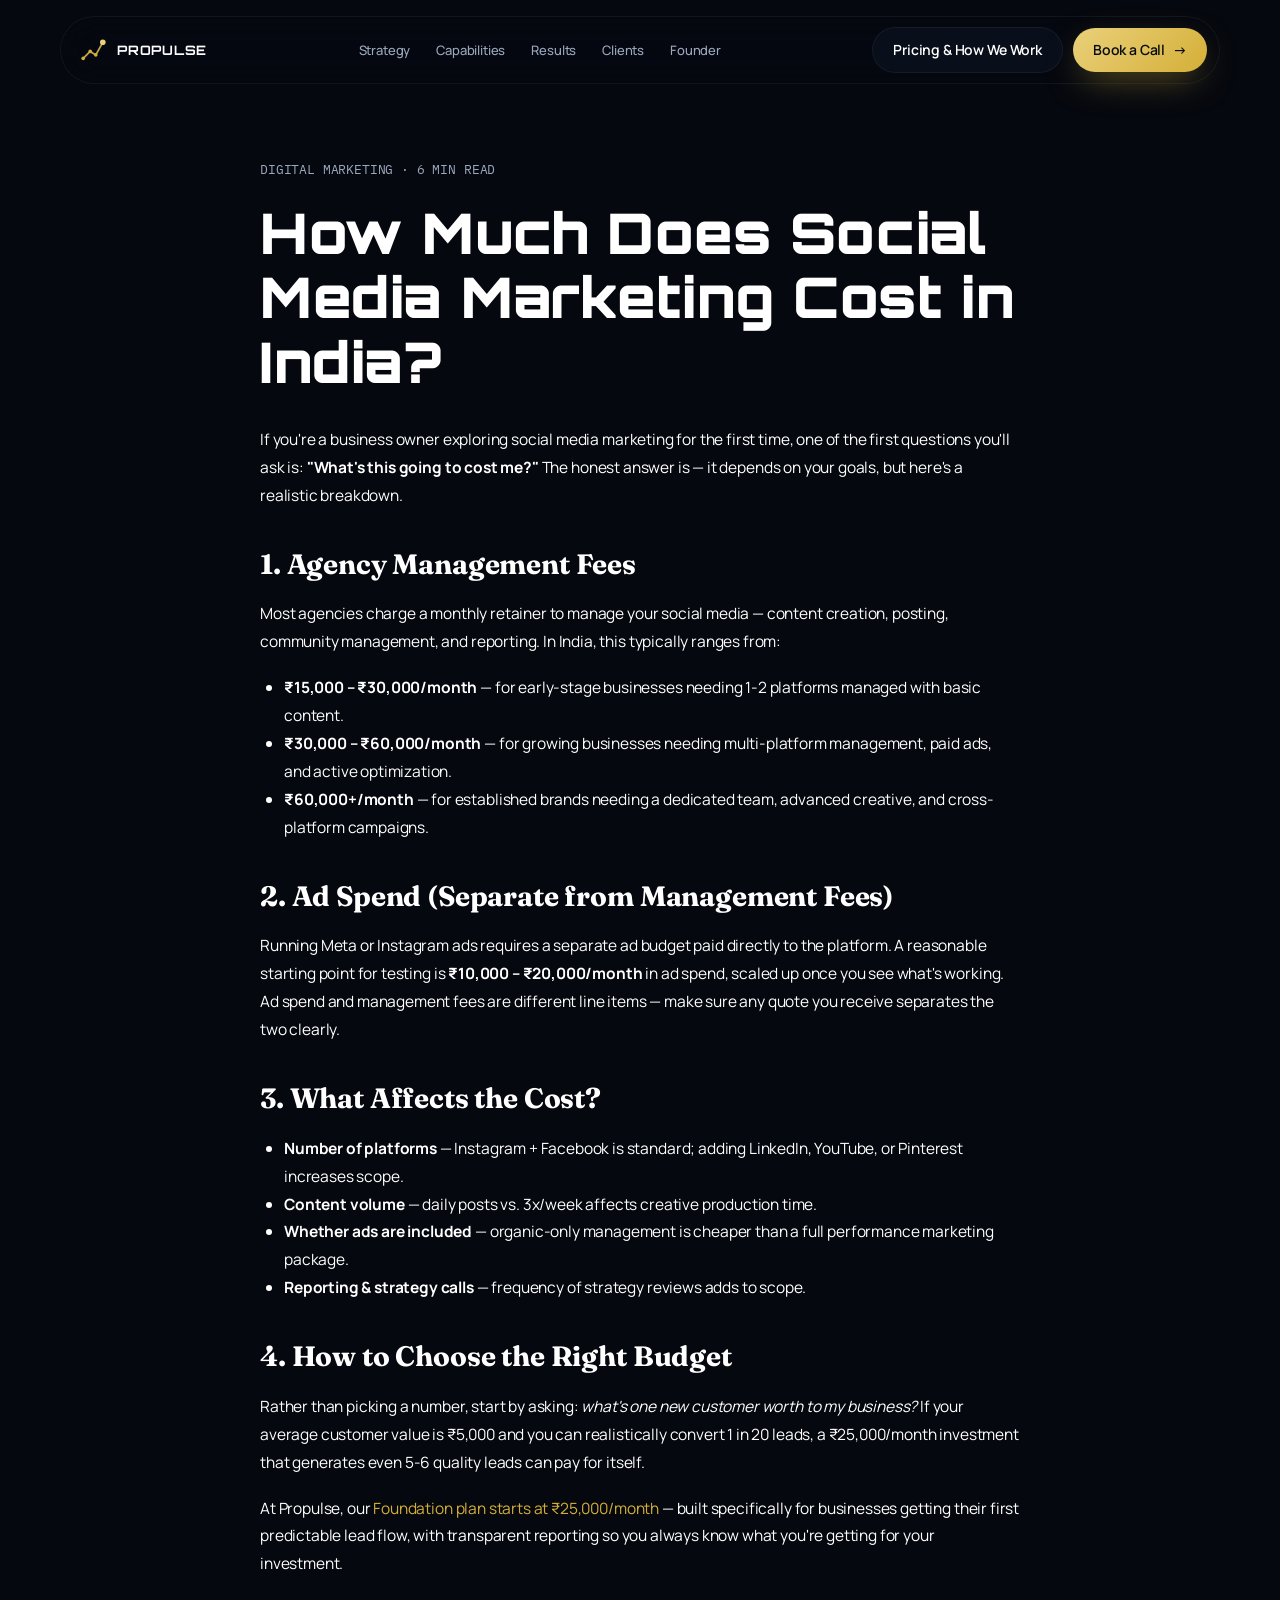
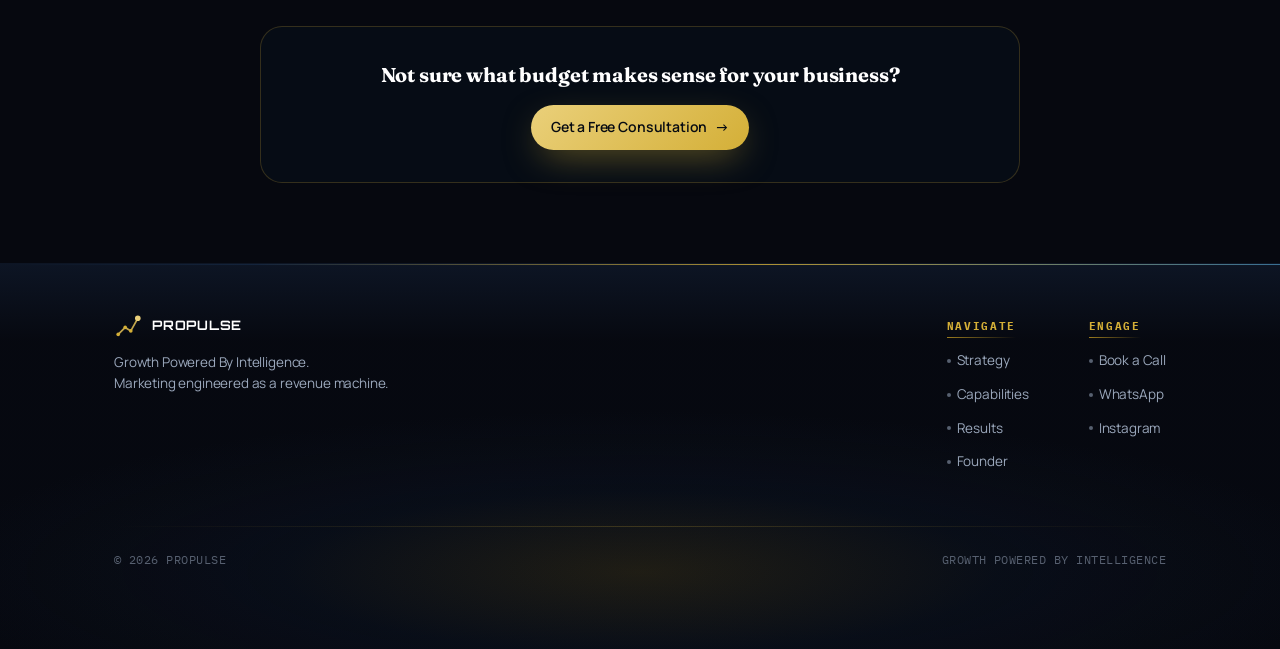
<file: blog/social-media-marketing-cost-india.html>
<!DOCTYPE html>
<html lang="en">
<head>
<meta charset="UTF-8"/>
<meta name="viewport" content="width=device-width,initial-scale=1.0"/>
<title>How Much Does Social Media Marketing Cost in India? — Propulse</title>
<meta name="description" content="A clear breakdown of social media marketing costs in India — agency fees, ad spend ranges, and what to expect at different budgets."/>
<meta name="keywords" content="social media marketing cost India, social media marketing pricing, digital marketing agency cost, SMM packages India"/>
<link rel="canonical" href="https://manoj0910wilson.github.io/Propulse/blog/social-media-marketing-cost-india.html"/>
<meta property="og:title" content="How Much Does Social Media Marketing Cost in India? — Propulse"/>
<meta property="og:description" content="A clear breakdown of social media marketing costs in India — agency fees, ad spend ranges, and what to expect at different budgets."/>
<meta property="og:type" content="article"/>
<meta property="og:url" content="https://manoj0910wilson.github.io/Propulse/blog/social-media-marketing-cost-india.html"/>
<link rel="preconnect" href="https://fonts.googleapis.com">
<link rel="preconnect" href="https://fonts.gstatic.com" crossorigin>
<link href="https://fonts.googleapis.com/css2?family=Orbitron:wght@400;700;900&family=Fraunces:ital,opsz,wght@0,9..144,300..600;1,9..144,300..600&family=Manrope:wght@300;400;500;600;700;800&family=IBM+Plex+Mono:wght@400;500&display=swap" rel="stylesheet">
<link rel="stylesheet" href="../styles.css">
<link rel="stylesheet" href="../extra.css">
<script type="application/ld+json">
{
  "@context": "https://schema.org",
  "@type": "Article",
  "headline": "How Much Does Social Media Marketing Cost in India?",
  "author": {"@type": "Organization", "name": "Propulse"},
  "publisher": {"@type": "Organization", "name": "Propulse"},
  "datePublished": "2026-06-14",
  "mainEntityOfPage": "https://manoj0910wilson.github.io/Propulse/blog/social-media-marketing-cost-india.html"
}
</script>
</head>
<body class="simple-page">

<nav id="nav" class="nav-static">
  <div class="nav-inner">
    <a href="../index.html" class="brand">
      <svg class="brand-mark" viewBox="0 0 40 40" fill="none" aria-hidden="true">
        <defs><linearGradient id="lg" x1="0" y1="40" x2="40" y2="0"><stop offset="0" stop-color="#9A7B1E"/><stop offset="1" stop-color="#EAD07A"/></linearGradient></defs>
        <path d="M6 32 L16 22 L24 27 L34 9" stroke="url(#lg)" stroke-width="2.5" stroke-linecap="round" stroke-linejoin="round"/>
        <circle cx="6" cy="32" r="2.6" fill="#D4AF37"/><circle cx="16" cy="22" r="2.6" fill="#D4AF37"/><circle cx="24" cy="27" r="2.6" fill="#D4AF37"/><circle cx="34" cy="9" r="4" fill="#EAD07A"/>
      </svg>
      <span>PROPULSE</span>
    </a>
    <div class="nav-links">
      <a href="../index.html#card-strategy">Strategy</a>
      <a href="../index.html#card-capabilities">Capabilities</a>
      <a href="../index.html#card-results">Results</a>
      <a href="../index.html#card-clients">Clients</a>
      <a href="../index.html#card-founder">Founder</a>
    </div>
    <div class="nav-cta">
      <a class="btn btn-ghost" href="../pricing.html">Pricing & How We Work</a>
      <a href="tel:+918939535151" class="btn btn-gold">Book a Call <span class="arr">→</span></a>
      <button class="burger" id="burger" aria-label="Menu"><span></span><span></span><span></span></button>
    </div>
  </div>
</nav>

<div class="mobile-menu" id="mobileMenu">
  <a href="../index.html#card-strategy">Strategy</a>
  <a href="../index.html#card-capabilities">Capabilities</a>
  <a href="../index.html#card-results">Results</a>
  <a href="../index.html#card-clients">Clients</a>
  <a href="../index.html#card-founder">Founder</a>
  <a href="../pricing.html">Pricing & How We Work</a>
  <a href="tel:+918939535151" style="color:var(--gold)">Book a Call</a>
</div>

<main class="simple-main">
  <article class="blog-post">
    <div class="post-meta">DIGITAL MARKETING · 6 MIN READ</div>
    <h1 class="simple-title" style="text-align:left;margin-bottom:32px">How Much Does Social Media Marketing Cost in India?</h1>

    <p>If you're a business owner exploring social media marketing for the first time, one of the first questions you'll ask is: <strong>"What's this going to cost me?"</strong> The honest answer is — it depends on your goals, but here's a realistic breakdown.</p>

    <h2>1. Agency Management Fees</h2>
    <p>Most agencies charge a monthly retainer to manage your social media — content creation, posting, community management, and reporting. In India, this typically ranges from:</p>
    <ul>
      <li><strong>₹15,000 – ₹30,000/month</strong> — for early-stage businesses needing 1-2 platforms managed with basic content.</li>
      <li><strong>₹30,000 – ₹60,000/month</strong> — for growing businesses needing multi-platform management, paid ads, and active optimization.</li>
      <li><strong>₹60,000+/month</strong> — for established brands needing a dedicated team, advanced creative, and cross-platform campaigns.</li>
    </ul>

    <h2>2. Ad Spend (Separate from Management Fees)</h2>
    <p>Running Meta or Instagram ads requires a separate ad budget paid directly to the platform. A reasonable starting point for testing is <strong>₹10,000 – ₹20,000/month</strong> in ad spend, scaled up once you see what's working. Ad spend and management fees are different line items — make sure any quote you receive separates the two clearly.</p>

    <h2>3. What Affects the Cost?</h2>
    <ul>
      <li><strong>Number of platforms</strong> — Instagram + Facebook is standard; adding LinkedIn, YouTube, or Pinterest increases scope.</li>
      <li><strong>Content volume</strong> — daily posts vs. 3x/week affects creative production time.</li>
      <li><strong>Whether ads are included</strong> — organic-only management is cheaper than a full performance marketing package.</li>
      <li><strong>Reporting & strategy calls</strong> — frequency of strategy reviews adds to scope.</li>
    </ul>

    <h2>4. How to Choose the Right Budget</h2>
    <p>Rather than picking a number, start by asking: <em>what's one new customer worth to my business?</em> If your average customer value is ₹5,000 and you can realistically convert 1 in 20 leads, a ₹25,000/month investment that generates even 5-6 quality leads can pay for itself.</p>

    <p>At Propulse, our <a href="../pricing.html" style="color:var(--gold)">Foundation plan starts at ₹25,000/month</a> — built specifically for businesses getting their first predictable lead flow, with transparent reporting so you always know what you're getting for your investment.</p>

    <div class="post-cta">
      <h4>Not sure what budget makes sense for your business?</h4>
      <a href="../lead-form.html" class="btn btn-gold">Get a Free Consultation <span class="arr">→</span></a>
    </div>
  </article>
</main>

<footer id="site-footer" class="footer-static">
  <div class="foot-inner">
    <div class="foot-top">
      <div class="foot-brand">
        <div class="brand">
          <svg class="brand-mark" viewBox="0 0 40 40" fill="none"><defs><linearGradient id="lg2" x1="0" y1="40" x2="40" y2="0"><stop offset="0" stop-color="#9A7B1E"/><stop offset="1" stop-color="#EAD07A"/></linearGradient></defs><path d="M6 32 L16 22 L24 27 L34 9" stroke="url(#lg2)" stroke-width="2.5" stroke-linecap="round" stroke-linejoin="round"/><circle cx="6" cy="32" r="2.6" fill="#D4AF37"/><circle cx="16" cy="22" r="2.6" fill="#D4AF37"/><circle cx="24" cy="27" r="2.6" fill="#D4AF37"/><circle cx="34" cy="9" r="4" fill="#EAD07A"/></svg>
          <span>PROPULSE</span>
        </div>
        <p>Growth Powered By Intelligence.<br>Marketing engineered as a revenue machine.</p>
      </div>
      <div class="foot-cols">
        <div class="foot-col"><h6>Navigate</h6><a href="../index.html#card-strategy">Strategy</a><a href="../index.html#card-capabilities">Capabilities</a><a href="../index.html#card-results">Results</a><a href="../index.html#card-founder">Founder</a></div>
        <div class="foot-col"><h6>Engage</h6><a href="tel:+918939535151">Book a Call</a><a href="https://wa.me/918939535151" target="_blank" rel="noopener">WhatsApp</a><a href="https://www.instagram.com/propulse_marketing_" target="_blank" rel="noopener">Instagram</a></div>
      </div>
    </div>
    <div class="foot-bot">
      <p>© 2026 PROPULSE</p>
      <p>GROWTH POWERED BY INTELLIGENCE</p>
    </div>
  </div>
</footer>

<script>
const burger=document.getElementById('burger'),mm=document.getElementById('mobileMenu');
burger.addEventListener('click',()=>mm.classList.toggle('open'));
</script>
</body>
</html>
</file>
<file: styles.css>
/* ═══════════════════════════════════════════════════════
   PROPULSE — IMMERSIVE SCROLL EXPERIENCE
   Fixed Hero · Floating Cards · 3D Three.js · Convergence
═══════════════════════════════════════════════════════ */
:root{
  --bg:#06080f;
  --navy:#0d1524;
  --navy-2:#111827;
  --card:rgba(13,21,36,.75);
  --text:#FFFFFF;
  --muted:#9ba8bc;
  --muted-2:#576070;
  --gold:#D4AF37;
  --gold-bright:#EAD07A;
  --gold-dim:#9A7B1E;
  --gold-glow:rgba(212,175,55,.18);
  --line:rgba(255,255,255,.055);
  --line-gold:rgba(212,175,55,.22);

  --blur:28px;
  --glass:rgba(13,21,36,.6);
  --glass-2:rgba(8,14,24,.72);

  --shadow:0 30px 80px -20px rgba(0,0,0,.9);
  --shadow-gold:0 20px 60px -16px rgba(212,175,55,.35);

  --r-s:10px;--r-m:16px;--r-l:22px;--r-xl:30px;--r-pill:999px;

  --font-display:"Orbitron",monospace;
  --font-serif:"Fraunces",Georgia,serif;
  --font-ui:"Manrope",system-ui,sans-serif;
  --font-mono:"IBM Plex Mono",monospace;
}

*{margin:0;padding:0;box-sizing:border-box}
html{-webkit-text-size-adjust:100%}
body{
  color:var(--text);font-family:var(--font-ui);font-weight:400;line-height:1.6;
  letter-spacing:-.01em;overflow-x:hidden;-webkit-font-smoothing:antialiased;
  background:var(--bg);height:100%;
}
::selection{background:rgba(212,175,55,.25);color:#fff}
a{color:inherit;text-decoration:none}
button{font-family:inherit;cursor:pointer;border:none;background:none;color:inherit}

/* ═══════════════════════════════════════════════════════
   THREE.JS CANVAS — FULL SCREEN FIXED
═══════════════════════════════════════════════════════ */
#three-canvas{
  position:fixed;inset:0;z-index:0;
  background:radial-gradient(ellipse 120% 80% at 50% -10%,rgba(30,58,95,.4) 0%,transparent 55%),
             radial-gradient(ellipse 80% 60% at 100% 20%,rgba(212,175,55,.06) 0%,transparent 50%),
             radial-gradient(ellipse 90% 70% at 0% 80%,rgba(30,58,95,.25) 0%,transparent 55%),
             #06080f;
}

/* ═══════════════════════════════════════════════════════
   SCROLL PROGRESS BAR
═══════════════════════════════════════════════════════ */
#scroll-progress{
  position:fixed;top:0;left:0;height:2px;width:0%;z-index:300;
  background:linear-gradient(90deg,var(--gold-dim),var(--gold-bright),var(--gold-dim));
  box-shadow:0 0 14px 2px rgba(212,175,55,.5);
  transition:width .1s linear;
}

/* ═══════════════════════════════════════════════════════
   STATUS BAR
═══════════════════════════════════════════════════════ */
#status-bar{
  position:fixed;bottom:0;left:0;right:0;z-index:200;
  display:flex;align-items:center;justify-content:space-between;
  padding:8px 24px;
  background:rgba(6,8,15,.85);border-top:1px solid var(--line);
  backdrop-filter:blur(16px);-webkit-backdrop-filter:blur(16px);
  font-family:var(--font-mono);font-size:11px;letter-spacing:.14em;
  transition:opacity .4s;
}
.sb-left{display:flex;align-items:center;gap:20px;flex-wrap:wrap}
.sb-pill{
  display:inline-flex;align-items:center;gap:6px;
  padding:4px 12px;border-radius:var(--r-pill);
  border:1px solid var(--line-gold);background:var(--gold-glow);
  color:var(--gold);font-size:10.5px;letter-spacing:.12em;
  transition:all .4s;
}
.sb-pill .dot{width:6px;height:6px;border-radius:50%;background:var(--muted-2);transition:background .4s,box-shadow .4s}
.sb-pill.active .dot{background:var(--gold);box-shadow:0 0 6px rgba(212,175,55,.7)}
.sb-pill.active{border-color:var(--gold);background:rgba(212,175,55,.12);color:var(--gold-bright)}
.sb-right{display:flex;align-items:center;gap:16px;color:var(--muted-2)}
#sb-section{color:var(--gold);letter-spacing:.18em;font-size:10px}

/* ═══════════════════════════════════════════════════════
   AUDIO TOGGLE
═══════════════════════════════════════════════════════ */
#audio-toggle{
  position:fixed;right:20px;bottom:52px;z-index:210;
  width:44px;height:44px;border-radius:50%;
  background:var(--glass);border:1px solid var(--line-gold);
  display:grid;place-items:center;cursor:pointer;
  backdrop-filter:blur(12px);-webkit-backdrop-filter:blur(12px);
  transition:all .3s;
  box-shadow:0 4px 20px rgba(0,0,0,.5);
}
#audio-toggle:hover{border-color:var(--gold);background:var(--gold-glow);transform:scale(1.08)}
#audio-toggle svg{width:18px;height:18px;stroke:var(--gold);fill:none;stroke-width:1.8;transition:opacity .3s}
#audio-toggle.muted svg.on{opacity:0}
#audio-toggle.muted svg.off{opacity:1}
#audio-toggle:not(.muted) svg.on{opacity:1}
#audio-toggle:not(.muted) svg.off{opacity:0}
.audio-ring{
  position:absolute;border-radius:50%;border:1px solid rgba(212,175,55,.3);
  animation:audioRing 2s ease-out infinite;
}
.audio-ring:nth-child(2){width:56px;height:56px;animation-delay:.5s}
.audio-ring:nth-child(3){width:70px;height:70px;animation-delay:1s}
#audio-toggle.muted .audio-ring{display:none}
@keyframes audioRing{0%{transform:scale(.6);opacity:.8}100%{transform:scale(1);opacity:0}}

/* ═══════════════════════════════════════════════════════
   NAV
═══════════════════════════════════════════════════════ */
#nav{
  position:fixed;top:16px;left:50%;transform:translateX(-50%);z-index:100;
  width:calc(100% - 28px);max-width:1160px;
}
.nav-inner{
  display:flex;align-items:center;justify-content:space-between;
  padding:10px 12px 10px 18px;border-radius:var(--r-pill);
  background:rgba(6,8,15,.5);border:1px solid var(--line);
  backdrop-filter:blur(20px) saturate(160%);-webkit-backdrop-filter:blur(20px) saturate(160%);
  transition:background .4s,border .4s,box-shadow .4s;
}
#nav.scrolled .nav-inner{
  background:rgba(6,8,15,.85);border-color:var(--line-gold);
  box-shadow:0 16px 50px -16px rgba(0,0,0,.8);
}
.brand{display:flex;align-items:center;gap:10px;font-family:var(--font-display);font-size:13px;font-weight:700;letter-spacing:.06em}
.brand-mark{width:28px;height:28px;flex:none}
.nav-links{display:flex;gap:26px;font-size:13px;font-weight:500;color:var(--muted)}
.nav-links a{position:relative;transition:color .25s}
.nav-links a::after{content:"";position:absolute;left:0;bottom:-4px;width:0;height:1px;background:var(--gold);transition:width .3s}
.nav-links a:hover,.nav-links a.active{color:var(--text)}
.nav-links a:hover::after,.nav-links a.active::after{width:100%}
.nav-cta{display:flex;align-items:center;gap:10px}
.btn{display:inline-flex;align-items:center;gap:8px;font-family:var(--font-ui);font-weight:600;font-size:14px;padding:11px 20px;border-radius:var(--r-pill);transition:transform .35s cubic-bezier(.16,1,.3,1),box-shadow .35s,background .25s;white-space:nowrap}
.btn .arr{transition:transform .35s cubic-bezier(.16,1,.3,1)}
.btn:hover .arr{transform:translateX(4px)}
.btn-gold{background:linear-gradient(135deg,var(--gold-bright),var(--gold));color:#070B12;box-shadow:0 12px 36px -10px rgba(212,175,55,.55)}
.btn-gold:hover{transform:translateY(-2px);box-shadow:0 20px 50px -12px rgba(212,175,55,.8)}
.btn-ghost{background:var(--glass);border:1px solid var(--line);color:var(--text);backdrop-filter:blur(var(--blur));-webkit-backdrop-filter:blur(var(--blur))}
.btn-ghost:hover{transform:translateY(-2px);border-color:var(--line-gold)}
.btn-wa{background:linear-gradient(135deg,#2bd16a,#1faa52);color:#04140a;box-shadow:0 12px 36px -10px rgba(37,209,106,.45)}
.btn-wa:hover{transform:translateY(-2px)}
.burger{display:none;flex-direction:column;gap:5px;padding:8px}
.burger span{width:22px;height:2px;background:var(--text);border-radius:2px;transition:.3s}
@media(max-width:900px){.nav-links{display:none}.nav-cta .btn-ghost{display:none}.burger{display:flex}}

.mobile-menu{
  position:fixed;inset:0;z-index:99;background:rgba(4,6,12,.97);
  backdrop-filter:blur(24px);-webkit-backdrop-filter:blur(24px);
  display:flex;flex-direction:column;justify-content:center;align-items:center;gap:6px;
  opacity:0;pointer-events:none;transition:opacity .4s;
}
.mobile-menu.open{opacity:1;pointer-events:auto}
.mobile-menu a{font-family:var(--font-serif);font-size:32px;color:var(--muted);padding:8px;transition:color .25s}
.mobile-menu a:hover{color:var(--gold)}

/* ═══════════════════════════════════════════════════════
   SCROLL CONTAINER — IMMERSIVE
═══════════════════════════════════════════════════════ */
#scroll-container{position:relative;z-index:10}

/* ═══════════════════════════════════════════════════════
   FIXED HERO
═══════════════════════════════════════════════════════ */
#hero{
  position:fixed;inset:0;z-index:10;
  display:flex;align-items:center;justify-content:center;
  pointer-events:none;
  transition:opacity .6s ease,transform .6s ease;
}
#hero.hidden{opacity:0;transform:scale(.97);pointer-events:none}
.hero-content{
  text-align:center;max-width:820px;padding:0 24px;
  pointer-events:auto;
}
.hero-badge{
  display:inline-flex;align-items:center;gap:8px;padding:6px 14px 6px 8px;
  border-radius:var(--r-pill);background:var(--glass);border:1px solid var(--line-gold);
  font-family:var(--font-mono);font-size:11px;letter-spacing:.1em;color:var(--muted);
  backdrop-filter:blur(10px);-webkit-backdrop-filter:blur(10px);
  margin-bottom:32px;
  animation:fadeSlideUp .9s cubic-bezier(.16,1,.3,1) .2s both;
}
.hero-badge .dot{width:7px;height:7px;border-radius:50%;background:var(--gold);box-shadow:0 0 0 4px rgba(212,175,55,.18);animation:pulseDot 2.6s ease-in-out infinite}
@keyframes pulseDot{0%,100%{box-shadow:0 0 0 4px rgba(212,175,55,.18)}50%{box-shadow:0 0 0 10px rgba(212,175,55,0)}}

.hero-title{
  font-family:var(--font-display);font-size:clamp(40px,7.5vw,92px);
  font-weight:900;letter-spacing:.04em;line-height:1.0;
  margin-bottom:20px;
}
.hero-title .line1{
  display:block;
  animation:fadeSlideUp .95s cubic-bezier(.16,1,.3,1) .35s both;
}
.hero-title .line2{
  display:block;color:var(--gold);
  animation:glitch 6s steps(1) 1.4s infinite,fadeSlideUp .95s cubic-bezier(.16,1,.3,1) .5s both;
  position:relative;
}
@keyframes glitch{
  0%,90%,100%{clip-path:none;transform:none;text-shadow:0 0 30px rgba(212,175,55,.6)}
  91%{clip-path:inset(20% 0 60% 0);transform:translateX(-3px);text-shadow:-3px 0 #ff006e,3px 0 #00ffff}
  92%{clip-path:inset(60% 0 10% 0);transform:translateX(3px);text-shadow:3px 0 #ff006e,-3px 0 #00ffff}
  93%{clip-path:none;transform:none;text-shadow:0 0 30px rgba(212,175,55,.6)}
  94%{clip-path:inset(40% 0 40% 0);transform:translateX(-2px);text-shadow:-2px 0 #ff006e}
  95%{clip-path:none;transform:none;text-shadow:0 0 30px rgba(212,175,55,.6)}
}
@keyframes fadeSlideUp{from{opacity:0;transform:translateY(24px)}to{opacity:1;transform:none}}

.hero-sub{
  color:var(--muted);font-size:clamp(15px,1.4vw,19px);
  max-width:480px;margin:0 auto 36px;
  animation:fadeSlideUp .95s cubic-bezier(.16,1,.3,1) .65s both;
}
.hero-cta{
  display:flex;gap:12px;justify-content:center;flex-wrap:wrap;
  animation:fadeSlideUp .95s cubic-bezier(.16,1,.3,1) .8s both;
}
.scroll-hint{
  position:absolute;bottom:88px;left:50%;transform:translateX(-50%);
  font-family:var(--font-mono);font-size:10px;letter-spacing:.2em;color:var(--muted-2);
  display:flex;flex-direction:column;align-items:center;gap:8px;
  animation:fadeSlideUp 1s ease 1.6s both;
  pointer-events:none;
}
.scroll-hint::after{content:"";width:1px;height:36px;background:linear-gradient(180deg,var(--muted-2),transparent);animation:scrollPulse 2s ease-in-out infinite}
@keyframes scrollPulse{0%,100%{opacity:.4;transform:scaleY(.8)}50%{opacity:1;transform:scaleY(1)}}

/* ═══════════════════════════════════════════════════════
   SCROLL SPACER — creates the scroll journey
═══════════════════════════════════════════════════════ */
.scroll-spacer{height:100vh;position:relative;z-index:-1}

/* ═══════════════════════════════════════════════════════
   FLOATING SCROLL CARDS — 3D IMMERSIVE UPGRADE
═══════════════════════════════════════════════════════ */
.float-section{
  min-height:100vh;display:flex;align-items:center;justify-content:center;
  padding:80px 24px 80px;position:relative;z-index:20;
  perspective:1400px;
}

/* Ambient glow orb that follows cursor inside card */
.card-ambient-orb{
  position:absolute;width:420px;height:420px;border-radius:50%;
  background:radial-gradient(circle,rgba(212,175,55,.22) 0%,rgba(30,58,95,.12) 40%,transparent 70%);
  filter:blur(40px);pointer-events:none;
  transform:translate(-50%,-50%);
  transition:opacity .5s;opacity:0;z-index:0;
}

/* Holographic scan line overlay */
.card-holo-scan{
  position:absolute;inset:0;border-radius:inherit;pointer-events:none;z-index:1;overflow:hidden;
  opacity:0;transition:opacity .4s;
}
.card-holo-scan::after{
  content:"";position:absolute;left:0;right:0;height:2px;
  background:linear-gradient(90deg,transparent,rgba(212,175,55,.6),rgba(100,200,255,.4),rgba(212,175,55,.6),transparent);
  filter:blur(1px);
  animation:holoScan 3s linear infinite;
  box-shadow:0 0 12px 2px rgba(212,175,55,.3);
}
@keyframes holoScan{
  0%{top:-2px;opacity:0}
  5%{opacity:1}
  95%{opacity:1}
  100%{top:100%;opacity:0}
}

/* Corner hex accents */
.card-corner{
  position:absolute;width:28px;height:28px;pointer-events:none;z-index:2;opacity:0;
  transition:opacity .4s;
}
.card-corner svg{stroke:var(--gold);fill:none;stroke-width:1.5;opacity:.7}
.card-corner.tl{top:12px;left:12px}
.card-corner.tr{top:12px;right:12px;transform:rotate(90deg)}
.card-corner.bl{bottom:12px;left:12px;transform:rotate(-90deg)}
.card-corner.br{bottom:12px;right:12px;transform:rotate(180deg)}

/* Edge light beams */
.card-edge-light{
  position:absolute;pointer-events:none;z-index:1;
  background:linear-gradient(90deg,transparent,rgba(212,175,55,.15),transparent);
  opacity:0;transition:opacity .6s;border-radius:inherit;
}
.card-edge-light.top{top:0;left:0;right:0;height:1px;
  background:linear-gradient(90deg,transparent,rgba(212,175,55,.8),rgba(100,210,255,.4),rgba(212,175,55,.8),transparent)}
.card-edge-light.left{top:0;bottom:0;left:0;width:1px;
  background:linear-gradient(180deg,transparent,rgba(212,175,55,.5),transparent)}

/* Depth grid pattern */
.card-depth-grid{
  position:absolute;inset:0;border-radius:inherit;pointer-events:none;z-index:0;opacity:0;
  background-image:
    linear-gradient(rgba(212,175,55,.025) 1px,transparent 1px),
    linear-gradient(90deg,rgba(212,175,55,.025) 1px,transparent 1px);
  background-size:40px 40px;
  transition:opacity .5s;
}

.float-card{
  width:100%;max-width:900px;
  background:var(--glass-2);border:1px solid var(--line);
  border-radius:var(--r-xl);padding:clamp(32px,5vw,64px);
  backdrop-filter:blur(var(--blur)) saturate(140%);-webkit-backdrop-filter:blur(var(--blur)) saturate(140%);
  box-shadow:var(--shadow),inset 0 1px 0 rgba(255,255,255,.06);
  position:relative;overflow:hidden;
  opacity:0;
  transform:translateY(80px) translateZ(-120px) rotateX(8deg) scale(.95);
  transition:
    opacity 1.1s cubic-bezier(.16,1,.3,1),
    transform 1.1s cubic-bezier(.16,1,.3,1),
    box-shadow .5s ease;
  will-change:transform;
  transform-style:preserve-3d;
  cursor:none;
}

/* Gradient border */
.float-card::before{
  content:"";position:absolute;inset:0;border-radius:inherit;padding:1px;pointer-events:none;z-index:3;
  background:linear-gradient(135deg,rgba(255,255,255,.35),rgba(255,255,255,0) 30%,rgba(212,175,55,0) 60%,rgba(212,175,55,.35));
  -webkit-mask:linear-gradient(#000 0 0) content-box,linear-gradient(#000 0 0);
  -webkit-mask-composite:xor;mask-composite:exclude;
  opacity:.5;transition:opacity .4s;
}

/* Active glow state */
.float-card::after{
  content:"";position:absolute;inset:-2px;border-radius:calc(var(--r-xl)+2px);pointer-events:none;z-index:-1;
  background:transparent;
  box-shadow:0 0 0 0 transparent;
  transition:box-shadow .5s ease;
}

.float-card:hover::before{opacity:1}
.float-card:hover::after{
  box-shadow:
    0 0 40px 4px rgba(212,175,55,.15),
    0 0 80px 8px rgba(30,58,95,.2),
    inset 0 0 60px 0 rgba(212,175,55,.04);
}
.float-card:hover .card-ambient-orb{opacity:1}
.float-card:hover .card-holo-scan{opacity:1}
.float-card:hover .card-corner{opacity:1}
.float-card:hover .card-edge-light{opacity:1}
.float-card:hover .card-depth-grid{opacity:1}

/* Click pulse */
.float-card.clicked{
  animation:cardClickPulse .5s ease forwards;
}
@keyframes cardClickPulse{
  0%{box-shadow:0 0 0 0 rgba(212,175,55,.4),var(--shadow)}
  40%{box-shadow:0 0 0 24px rgba(212,175,55,0),0 0 60px 16px rgba(212,175,55,.3),var(--shadow)}
  100%{box-shadow:0 0 0 0 rgba(212,175,55,0),var(--shadow)}
}

.float-card.visible{
  opacity:1;
  transform:translateY(0) translateZ(0) rotateX(0deg) scale(1);
}
.float-card.exit{
  opacity:0;
  transform:translateY(-40px) translateZ(-60px) rotateX(-5deg) scale(.97);
}

/* card number accent */
.card-num{
  position:absolute;top:clamp(20px,3vw,32px);right:clamp(20px,3vw,32px);
  font-family:var(--font-display);font-size:clamp(60px,8vw,110px);font-weight:900;
  color:rgba(212,175,55,.04);line-height:1;letter-spacing:.04em;pointer-events:none;
  user-select:none;
}
.eyebrow-sm{
  font-family:var(--font-mono);font-size:11px;letter-spacing:.28em;text-transform:uppercase;
  color:var(--gold);display:inline-flex;align-items:center;gap:10px;margin-bottom:20px;
}
.eyebrow-sm::before{content:"";width:24px;height:1px;background:linear-gradient(90deg,var(--gold),transparent)}
h2.card-h{
  font-family:var(--font-serif);font-weight:400;
  font-size:clamp(30px,4.5vw,54px);line-height:1.08;letter-spacing:-.025em;
  margin-bottom:16px;
}
h2.card-h em{color:var(--gold);font-style:italic}
.card-body{color:var(--muted);font-size:clamp(15px,1.3vw,17px);line-height:1.7}

/* ---- CARD 1 — Strategy ---- */
.card1-grid{display:grid;grid-template-columns:1fr 1fr;gap:32px;margin-top:36px}
@media(max-width:680px){.card1-grid{grid-template-columns:1fr}}
.stat-block{padding:24px;border-radius:var(--r-l);background:rgba(212,175,55,.05);border:1px solid var(--line-gold)}
.stat-num{font-family:var(--font-serif);font-size:clamp(38px,5vw,60px);color:var(--gold);line-height:1;letter-spacing:-.02em}
.stat-label{font-family:var(--font-mono);font-size:10.5px;letter-spacing:.18em;text-transform:uppercase;color:var(--muted-2);margin-top:8px}
.stat-delta{font-size:12px;color:#2bd16a;font-family:var(--font-mono);margin-top:6px}
.tl-mini{margin-top:32px}
.tl-mini-item{display:flex;gap:14px;padding:14px 0;border-bottom:1px solid var(--line);align-items:flex-start}
.tl-mini-item:last-child{border-bottom:none}
.tl-dot{width:10px;height:10px;border-radius:50%;background:var(--bg);border:2px solid var(--gold);flex:none;margin-top:5px;box-shadow:0 0 0 4px rgba(212,175,55,.1)}
.tl-mini-item h5{font-size:15px;font-weight:700;margin-bottom:4px}
.tl-mini-item p{color:var(--muted);font-size:13.5px}

/* ---- CARD 2 — Capabilities ---- */
.cap-grid-mini{display:grid;grid-template-columns:repeat(3,1fr);gap:16px;margin-top:32px}
@media(max-width:680px){.cap-grid-mini{grid-template-columns:repeat(2,1fr)}}
@media(max-width:420px){.cap-grid-mini{grid-template-columns:1fr}}
.cap-item{
  padding:20px;border-radius:var(--r-m);
  background:rgba(30,58,95,.18);border:1px solid rgba(30,58,95,.5);
  transition:border-color .3s,background .3s,transform .3s;
  cursor:default;
}
.cap-item:hover{border-color:var(--line-gold);background:rgba(212,175,55,.05);transform:translateY(-3px)}
.cap-ic-sm{width:38px;height:38px;border-radius:10px;display:grid;place-items:center;margin-bottom:12px;background:rgba(212,175,55,.08);border:1px solid rgba(212,175,55,.18)}
.cap-ic-sm svg{width:20px;height:20px;stroke:var(--gold);fill:none;stroke-width:1.8}
.cap-item h4{font-size:13.5px;font-weight:700;margin-bottom:4px;letter-spacing:-.01em}
.cap-item p{color:var(--muted);font-size:12.5px;line-height:1.5}
.cap-badge{
  display:inline-flex;align-items:center;gap:6px;margin-top:8px;
  font-family:var(--font-mono);font-size:10px;letter-spacing:.1em;color:var(--gold);
  padding:3px 8px;border-radius:var(--r-pill);background:rgba(212,175,55,.08);border:1px solid rgba(212,175,55,.2);
}
.cap-badge .live-dot{width:5px;height:5px;border-radius:50%;background:var(--gold);animation:pulseDot 2s ease-in-out infinite}

/* ---- CARD 3 — Results ---- */
.results-grid{display:grid;grid-template-columns:1.4fr 1fr;gap:24px;margin-top:32px}
@media(max-width:680px){.results-grid{grid-template-columns:1fr}}
.result-panel{padding:24px;border-radius:var(--r-l);background:var(--glass);border:1px solid var(--line);backdrop-filter:blur(12px);-webkit-backdrop-filter:blur(12px)}
.result-panel h5{font-family:var(--font-mono);font-size:11px;letter-spacing:.14em;text-transform:uppercase;color:var(--muted);margin-bottom:16px}
.metric-pair{display:grid;grid-template-columns:1fr 1fr;gap:16px}
.metric-item .mn{font-family:var(--font-serif);font-size:clamp(28px,3.5vw,44px);line-height:1;color:var(--text)}
.metric-item .mn span{color:var(--gold);font-size:.7em}
.metric-item .ml{font-family:var(--font-mono);font-size:10px;letter-spacing:.14em;text-transform:uppercase;color:var(--muted-2);margin-top:6px}
.metric-item .md{font-size:12px;color:#2bd16a;font-family:var(--font-mono);margin-top:4px}
.bars-mini{display:flex;align-items:flex-end;gap:7px;height:80px;margin-top:20px;border-bottom:1px solid var(--line);padding-bottom:4px}
.bars-mini .bm{flex:1;border-radius:4px 4px 0 0;background:linear-gradient(180deg,var(--gold),rgba(212,175,55,.1));transform-origin:bottom;transform:scaleY(0);transition:transform .9s cubic-bezier(.16,1,.3,1)}
.bars-mini.go .bm{transform:scaleY(1)}
.bars-mini .bm:nth-child(1){transition-delay:.0s}.bars-mini .bm:nth-child(2){transition-delay:.07s}.bars-mini .bm:nth-child(3){transition-delay:.14s}.bars-mini .bm:nth-child(4){transition-delay:.21s}.bars-mini .bm:nth-child(5){transition-delay:.28s}.bars-mini .bm:nth-child(6){transition-delay:.35s}.bars-mini .bm:nth-child(7){transition-delay:.42s}.bars-mini .bm:nth-child(8){transition-delay:.49s}
.donut-mini-wrap{display:flex;align-items:center;gap:16px;margin-top:16px}
.donut-mini{position:relative;width:90px;height:90px;flex:none}
.donut-mini .dpc{font-family:var(--font-serif);position:absolute;inset:0;display:grid;place-items:center;font-size:18px;color:var(--gold)}
.donut-legend-mini{font-size:12px;color:var(--muted)}
.donut-legend-mini li{display:flex;align-items:center;gap:8px;margin-bottom:6px;list-style:none}
.donut-legend-mini .sw{width:8px;height:8px;border-radius:2px}

/* ---- CARD 4 — Founder ---- */
.founder-layout{display:grid;grid-template-columns:.7fr 1.3fr;gap:36px;align-items:start;margin-top:28px}
@media(max-width:680px){.founder-layout{grid-template-columns:1fr}}
.portrait-mini{
  aspect-ratio:1/1.2;border-radius:var(--r-xl);overflow:hidden;
  background:linear-gradient(160deg,#16203a,#0a0f18);border:1px solid var(--line-gold);
  display:grid;place-items:center;box-shadow:var(--shadow-gold);position:relative;
}
.portrait-mini::before{content:"";position:absolute;inset:0;background:radial-gradient(circle at 50% 30%,rgba(212,175,55,.2),transparent 60%)}
.portrait-mini .ring-sm{position:absolute;width:75%;aspect-ratio:1;border-radius:50%;border:1px solid rgba(212,175,55,.2);animation:spin 36s linear infinite}
.portrait-mini .ring-sm.r2{width:55%;border-color:rgba(30,58,95,.5);animation-direction:reverse;animation-duration:26s}
@keyframes spin{to{transform:rotate(360deg)}}
.portrait-mini .ini{font-family:var(--font-serif);font-size:80px;color:var(--gold);position:relative;z-index:1;text-shadow:0 0 60px rgba(212,175,55,.45)}
.portrait-mini .cap{position:absolute;bottom:12px;left:12px;font-family:var(--font-mono);font-size:10px;letter-spacing:.14em;text-transform:uppercase;color:var(--muted);z-index:1}
.founder-roles-mini{display:flex;gap:6px;flex-wrap:wrap;margin:12px 0 16px}
.founder-roles-mini span{font-family:var(--font-mono);font-size:10px;letter-spacing:.08em;text-transform:uppercase;color:var(--gold);border:1px solid rgba(212,175,55,.28);background:rgba(212,175,55,.04);padding:4px 10px;border-radius:var(--r-pill)}
.founder-quote{font-family:var(--font-serif);font-size:clamp(18px,2.6vw,26px);line-height:1.3;letter-spacing:-.02em;color:var(--text);margin-bottom:16px}
.founder-quote em{color:var(--gold);font-style:italic}
.founder-bio p{color:var(--muted);font-size:14.5px;margin-bottom:10px}
.sign-mini{display:flex;align-items:center;gap:12px;margin-top:20px;padding-top:16px;border-top:1px solid var(--line)}
.sign-mini .nm{font-weight:700;font-size:15px}
.sign-mini .rl{color:var(--muted);font-size:12px;font-family:var(--font-mono);letter-spacing:.04em}

/* ═══════════════════════════════════════════════════════
   CONVERGENCE OVERLAY
═══════════════════════════════════════════════════════ */
#convergence{
  position:fixed;inset:0;z-index:150;
  display:flex;align-items:center;justify-content:center;
  opacity:0;pointer-events:none;
  transition:opacity .8s ease;
}
#convergence.active{opacity:1;pointer-events:auto}
.conv-bg{
  position:absolute;inset:0;
  background:rgba(6,8,15,.94);
  backdrop-filter:blur(32px) saturate(140%);-webkit-backdrop-filter:blur(32px) saturate(140%);
}
.conv-sphere{
  position:absolute;width:600px;height:600px;border-radius:50%;
  background:radial-gradient(circle,rgba(212,175,55,.18) 0%,rgba(30,58,95,.12) 40%,transparent 70%);
  filter:blur(60px);animation:spherePulse 4s ease-in-out infinite;
}
@keyframes spherePulse{0%,100%{transform:scale(.95);opacity:.7}50%{transform:scale(1.05);opacity:1}}
.conv-rings{position:absolute;width:500px;height:500px;pointer-events:none}
.conv-ring{
  position:absolute;border-radius:50%;border-style:solid;top:50%;left:50%;transform:translate(-50%,-50%);
  animation:convRingExpand 3s ease-out infinite;
}
.conv-ring:nth-child(1){width:180px;height:180px;border-width:1px;border-color:rgba(212,175,55,.5);animation-delay:0s}
.conv-ring:nth-child(2){width:300px;height:300px;border-width:1px;border-color:rgba(212,175,55,.3);animation-delay:.6s}
.conv-ring:nth-child(3){width:420px;height:420px;border-width:1px;border-color:rgba(212,175,55,.15);animation-delay:1.2s}
.conv-ring:nth-child(4){width:500px;height:500px;border-width:1px;border-color:rgba(212,175,55,.07);animation-delay:1.8s}
@keyframes convRingExpand{0%{transform:translate(-50%,-50%) scale(.7);opacity:.9}100%{transform:translate(-50%,-50%) scale(1.1);opacity:0}}
.conv-content{position:relative;z-index:10;text-align:center;padding:24px;max-width:680px}
.conv-badge{
  display:inline-flex;align-items:center;gap:8px;padding:6px 14px 6px 8px;
  border-radius:var(--r-pill);background:rgba(212,175,55,.1);border:1px solid var(--line-gold);
  font-family:var(--font-mono);font-size:10px;letter-spacing:.16em;color:var(--gold);
  margin-bottom:24px;animation:fadeSlideUp .7s ease both;
}
#convergence.active .conv-badge{animation-delay:.1s}
.conv-title{
  font-family:var(--font-display);font-size:clamp(36px,6vw,72px);font-weight:900;
  letter-spacing:.04em;line-height:1;margin-bottom:16px;
  animation:fadeSlideUp .7s ease both;
}
#convergence.active .conv-title{animation-delay:.2s}
.conv-title span{color:var(--gold);display:block}
.conv-sub{
  color:var(--muted);font-size:clamp(15px,1.4vw,18px);max-width:440px;margin:0 auto 32px;
  animation:fadeSlideUp .7s ease both;
}
#convergence.active .conv-sub{animation-delay:.3s}
.conv-cta{
  display:flex;gap:12px;justify-content:center;flex-wrap:wrap;
  animation:fadeSlideUp .7s ease both;
}
#convergence.active .conv-cta{animation-delay:.4s}
.conv-systems{
  display:flex;gap:8px;justify-content:center;flex-wrap:wrap;margin-top:24px;
  animation:fadeSlideUp .7s ease both;
}
#convergence.active .conv-systems{animation-delay:.5s}
.conv-systems span{
  font-family:var(--font-mono);font-size:10px;letter-spacing:.12em;text-transform:uppercase;
  color:var(--muted);padding:5px 12px;border-radius:var(--r-pill);
  border:1px solid var(--line);background:rgba(255,255,255,.02);
}
.conv-close{
  position:absolute;top:20px;right:20px;
  width:40px;height:40px;border-radius:50%;
  background:var(--glass);border:1px solid var(--line);
  display:grid;place-items:center;cursor:pointer;
  font-size:18px;color:var(--muted);transition:all .3s;z-index:11;
}
.conv-close:hover{border-color:var(--line-gold);color:var(--gold)}

/* ═══════════════════════════════════════════════════════
   MARQUEE
═══════════════════════════════════════════════════════ */
.marquee-wrap{position:relative;z-index:20;border-top:1px solid var(--line);border-bottom:1px solid var(--line);padding:18px 0;overflow:hidden;
  -webkit-mask-image:linear-gradient(90deg,transparent,#000 10%,#000 90%,transparent);
  mask-image:linear-gradient(90deg,transparent,#000 10%,#000 90%,transparent);}
.marquee-track{display:flex;gap:48px;width:max-content;animation:marqueeScroll 30s linear infinite;align-items:center}
.marquee-track span{font-family:var(--font-mono);font-size:12px;letter-spacing:.18em;text-transform:uppercase;color:var(--muted-2);display:flex;align-items:center;gap:48px}
.marquee-track span::after{content:"◆";color:var(--gold);font-size:7px}
@keyframes marqueeScroll{to{transform:translateX(-50%)}}

/* ═══════════════════════════════════════════════════════
   FOOTER — CINEMATIC 3D AMBIENT
═══════════════════════════════════════════════════════ */
footer{
  position:relative;z-index:20;
  border-top:1px solid transparent;padding:0 0 80px;
  background:transparent;
  overflow:hidden;
}

/* Animated top border */
footer::before{
  content:"";position:absolute;top:0;left:0;right:0;height:1px;z-index:10;
  background:linear-gradient(90deg,
    transparent 0%,
    rgba(30,58,95,.4) 10%,
    rgba(212,175,55,.8) 30%,
    rgba(100,200,255,.5) 50%,
    rgba(212,175,55,.8) 70%,
    rgba(30,58,95,.4) 90%,
    transparent 100%);
  animation:footerBorderFlow 4s linear infinite;
  background-size:200% 100%;
}
@keyframes footerBorderFlow{
  0%{background-position:100% 0}
  100%{background-position:-100% 0}
}

/* Deep backdrop */
footer::after{
  content:"";position:absolute;inset:0;z-index:-1;
  background:
    radial-gradient(ellipse 80% 60% at var(--fx,50%) var(--fy,80%),
      rgba(212,175,55,.12) 0%,
      rgba(30,58,95,.1) 35%,
      transparent 70%),
    linear-gradient(180deg,rgba(6,8,15,.0) 0%,rgba(6,8,15,.95) 20%);
  transition:--fx .2s,--fy .2s;
}

/* Ambient cursor light in footer */
.foot-cursor-light{
  position:absolute;width:600px;height:600px;border-radius:50%;
  background:radial-gradient(circle,rgba(212,175,55,.18) 0%,rgba(30,58,95,.1) 30%,transparent 65%);
  filter:blur(60px);pointer-events:none;z-index:0;
  transform:translate(-50%,-50%);
  transition:transform .08s linear;opacity:0;
  transition:opacity .4s;
}
footer:hover .foot-cursor-light{opacity:1}

/* Floating data particles in footer */
.foot-particle{
  position:absolute;border-radius:50%;pointer-events:none;
  animation:footParticleFloat linear infinite;opacity:0;
}
@keyframes footParticleFloat{
  0%{transform:translateY(0) translateX(0);opacity:0}
  10%{opacity:1}
  90%{opacity:.6}
  100%{transform:translateY(-120px) translateX(var(--drift,20px));opacity:0}
}

/* Grid horizon lines */
.foot-horizon{
  position:absolute;bottom:0;left:0;right:0;height:200px;pointer-events:none;z-index:0;
  background:
    linear-gradient(0deg,transparent 0%,transparent calc(100% - 1px),rgba(212,175,55,.06) 100%),
    linear-gradient(0deg,transparent 0%,transparent calc(50% - 0.5px),rgba(212,175,55,.04) 50%,transparent 51%);
  background-size:100% 40px, 100% 80px;
  mask-image:linear-gradient(0deg,rgba(0,0,0,.8) 0%,transparent 100%);
  -webkit-mask-image:linear-gradient(0deg,rgba(0,0,0,.8) 0%,transparent 100%);
}

/* Vertical neon lines in footer */
.foot-vlines{
  position:absolute;inset:0;pointer-events:none;z-index:0;
  background:repeating-linear-gradient(
    90deg,
    transparent 0px,
    transparent 199px,
    rgba(212,175,55,.03) 199px,
    rgba(212,175,55,.03) 200px
  );
}

.foot-inner{max-width:1100px;margin:0 auto;padding:48px 24px 0;position:relative;z-index:5}
.foot-top{display:flex;justify-content:space-between;gap:40px;flex-wrap:wrap;margin-bottom:40px}
.foot-brand{max-width:280px}
.foot-brand .brand{margin-bottom:12px}
.foot-brand p{color:var(--muted);font-size:13.5px;line-height:1.6}

/* Brand with glow on hover */
.foot-brand .brand{
  display:inline-flex;align-items:center;gap:10px;
  font-family:var(--font-display);font-size:13px;font-weight:700;letter-spacing:.06em;
  transition:text-shadow .3s;
}
.foot-brand .brand:hover{text-shadow:0 0 20px rgba(212,175,55,.5)}

.foot-cols{display:flex;gap:60px;flex-wrap:wrap}
.foot-col h6{
  font-family:var(--font-mono);font-size:10.5px;letter-spacing:.16em;text-transform:uppercase;
  color:var(--gold);margin-bottom:16px;
  position:relative;display:inline-block;
}
.foot-col h6::after{
  content:"";position:absolute;left:0;bottom:-4px;width:100%;height:1px;
  background:linear-gradient(90deg,var(--gold-dim),transparent);
}
.foot-col a{
  display:flex;align-items:center;gap:6px;
  color:var(--muted);font-size:13.5px;margin-bottom:12px;transition:color .25s,transform .25s;
}
.foot-col a::before{
  content:"";width:4px;height:4px;border-radius:50%;background:var(--muted-2);
  flex:none;transition:background .3s,box-shadow .3s;
}
.foot-col a:hover{color:var(--gold);transform:translateX(4px)}
.foot-col a:hover::before{background:var(--gold);box-shadow:0 0 6px rgba(212,175,55,.6)}

/* Bottom bar with 3D depth effect */
.foot-bot{
  display:flex;justify-content:space-between;align-items:center;
  padding-top:24px;margin-top:24px;
  border-top:1px solid transparent;flex-wrap:wrap;gap:12px;
  position:relative;
}
.foot-bot::before{
  content:"";position:absolute;top:0;left:0;right:0;height:1px;
  background:linear-gradient(90deg,transparent,var(--line-gold),transparent);
}
.foot-bot p{color:var(--muted-2);font-size:12px;font-family:var(--font-mono);letter-spacing:.04em;transition:color .3s}
.foot-bot p:hover{color:var(--gold)}

/* Footer CTA strip */
.foot-cta-strip{
  display:flex;align-items:center;justify-content:space-between;flex-wrap:wrap;gap:20px;
  padding:28px 32px;border-radius:var(--r-l);
  background:rgba(212,175,55,.04);
  border:1px solid rgba(212,175,55,.12);
  margin-bottom:40px;
  position:relative;overflow:hidden;
  transition:background .3s,border-color .4s;
}
.foot-cta-strip::before{
  content:"";position:absolute;left:-100%;top:0;bottom:0;width:100%;
  background:linear-gradient(90deg,transparent,rgba(212,175,55,.06),transparent);
  animation:footStripShimmer 4s linear infinite;
}
@keyframes footStripShimmer{to{left:100%}}
.foot-cta-strip:hover{background:rgba(212,175,55,.07);border-color:rgba(212,175,55,.25)}
.foot-cta-strip-text h4{font-family:var(--font-serif);font-size:22px;margin-bottom:4px}
.foot-cta-strip-text h4 em{color:var(--gold);font-style:italic}
.foot-cta-strip-text p{color:var(--muted);font-size:13px}

/* Status indicator row */
.foot-status-row{
  display:flex;gap:24px;flex-wrap:wrap;margin-bottom:32px;padding:16px 0;
  border-bottom:1px solid var(--line);
}
.foot-status-item{
  display:flex;align-items:center;gap:8px;
  font-family:var(--font-mono);font-size:10.5px;letter-spacing:.12em;color:var(--muted-2);
}
.foot-status-dot{
  width:6px;height:6px;border-radius:50%;
  animation:footStatusPulse 2.5s ease-in-out infinite;
}
.foot-status-dot.green{background:#2bd16a;box-shadow:0 0 6px rgba(43,209,106,.5);animation-delay:0s}
.foot-status-dot.gold{background:var(--gold);box-shadow:0 0 6px rgba(212,175,55,.5);animation-delay:.5s}
.foot-status-dot.blue{background:#60a5fa;box-shadow:0 0 6px rgba(96,165,250,.5);animation-delay:1s}
@keyframes footStatusPulse{0%,100%{opacity:.6;transform:scale(1)}50%{opacity:1;transform:scale(1.3)}}

/* ═══════════════════════════════════════════════════════
   CURSOR
═══════════════════════════════════════════════════════ */
.cursor-dot{position:fixed;left:0;top:0;width:8px;height:8px;border-radius:50%;border:1px solid rgba(212,175,55,.7);pointer-events:none;z-index:999;transform:translate(-50%,-50%);transition:width .25s,height .25s,background .25s}
.cursor-dot.hot{width:44px;height:44px;background:rgba(212,175,55,.07);border-color:rgba(212,175,55,.45)}

/* ═══════════════════════════════════════════════════════
   GRAIN + VIGNETTE
═══════════════════════════════════════════════════════ */
.grain{position:fixed;inset:0;z-index:2;pointer-events:none;opacity:.04;
  background-image:url("data:image/svg+xml,%3Csvg xmlns='http://www.w3.org/2000/svg' width='160' height='160'%3E%3Cfilter id='n'%3E%3CfeTurbulence type='fractalNoise' baseFrequency='0.85' numOctaves='3'/%3E%3C/filter%3E%3Crect width='100%25' height='100%25' filter='url(%23n)'/%3E%3C/svg%3E")}
.vignette{position:fixed;inset:0;z-index:1;pointer-events:none;box-shadow:inset 0 0 280px 60px rgba(0,0,0,.55)}

/* ═══════════════════════════════════════════════════════
   FOUNDER PHOTO
═══════════════════════════════════════════════════════ */
.portrait-photo{background:linear-gradient(160deg,#06080f,#0a0f1a)!important}
.founder-photo-img{
  position:absolute;inset:0;width:100%;height:100%;
  object-fit:cover;object-position:center top;
  border-radius:inherit;z-index:1;
  mix-blend-mode:lighten;
  mask-image:linear-gradient(180deg,rgba(0,0,0,1) 55%,rgba(0,0,0,.6) 80%,rgba(0,0,0,0) 100%);
  -webkit-mask-image:linear-gradient(180deg,rgba(0,0,0,1) 55%,rgba(0,0,0,.6) 80%,rgba(0,0,0,0) 100%);
  transition:transform .6s cubic-bezier(.16,1,.3,1),filter .6s;
  filter:brightness(1.05) contrast(1.05);
}
.portrait-photo:hover .founder-photo-img{transform:scale(1.04);filter:brightness(1.1) contrast(1.08)}
.portrait-photo .ring-sm{z-index:2}
.portrait-photo .cap{z-index:3}

/* ═══════════════════════════════════════════════════════
   CLIENTS 3D ORBIT CAROUSEL
═══════════════════════════════════════════════════════ */
.clients-section{min-height:auto!important;padding:80px 24px!important}

/* Orbital background rings (decorative) */
.clients-orbit-wrap{
  position:relative;padding:48px 0 24px;
}
.orbit-ring{
  position:absolute;border-radius:50%;pointer-events:none;
  border:1px solid rgba(212,175,55,.06);
  top:50%;left:50%;transform:translate(-50%,-50%);
}
.orbit-ring-1{width:min(600px,90vw);height:min(600px,90vw);
  animation:orbitSpin 30s linear infinite;border-color:rgba(212,175,55,.07)}
.orbit-ring-2{width:min(460px,70vw);height:min(460px,70vw);
  animation:orbitSpin 20s linear infinite reverse;border-color:rgba(30,58,95,.25)}
.orbit-ring-3{width:min(320px,50vw);height:min(320px,50vw);
  animation:orbitSpin 15s linear infinite;border-color:rgba(212,175,55,.05)}
@keyframes orbitSpin{to{transform:translate(-50%,-50%) rotate(360deg)}}

/* Center glow pulse */
.orbit-center-glow{
  position:absolute;width:200px;height:200px;border-radius:50%;
  top:50%;left:50%;transform:translate(-50%,-50%);
  background:radial-gradient(circle,rgba(212,175,55,.12) 0%,transparent 65%);
  filter:blur(30px);pointer-events:none;
  animation:orbitGlowPulse 4s ease-in-out infinite;
}
@keyframes orbitGlowPulse{0%,100%{opacity:.6;transform:translate(-50%,-50%) scale(1)}50%{opacity:1;transform:translate(-50%,-50%) scale(1.2)}}

/* 3D Circular Orbit container */
.clients-track-wrap{
  width:100%;position:relative;
  height:340px;
  perspective:900px;
  overflow:visible;
}

/* The spinning ring - JS positions logos around a circle */
.clients-track{
  position:absolute;top:50%;left:50%;
  width:0;height:0;
  transform-style:preserve-3d;
  animation:orbitRotate 20s linear infinite;
}
.clients-track:hover{animation-play-state:paused}
@keyframes orbitRotate{
  0%{transform:rotateY(0deg)}
  100%{transform:rotateY(360deg)}
}

/* Individual logo card — positioned by JS in 3D circle */
.client-logo-card{
  position:absolute;
  width:160px;height:90px;
  cursor:pointer;
  transform-style:preserve-3d;
  transition:filter .4s;
}
.clc-inner{
  width:100%;height:100%;border-radius:14px;
  background:transparent;
  border:none;
  display:grid;place-items:center;padding:12px;
  position:relative;overflow:hidden;
  transition:transform .35s;
}

/* Shimmer sweep on clc-inner */
.clc-inner::before{
  content:"";position:absolute;inset:0;
  background:linear-gradient(105deg,transparent 40%,rgba(212,175,55,.12) 50%,transparent 60%);
  transform:translateX(-100%);
  transition:transform .5s ease;
}
.client-logo-card:hover .clc-inner::before{transform:translateX(200%)}

/* No border on hover — just logo glow */
.client-logo-card:hover .clc-inner{
  background:transparent;
}

.client-logo-card:hover{
  transform:translateY(-8px) scale(1.05) rotateX(4deg);
  z-index:10;
}

/* Logo img inside */
.clc-inner img{
  max-width:100%;max-height:64px;
  object-fit:contain;
  filter:grayscale(30%) brightness(0.9);
  transition:filter .4s,transform .4s;
}
.client-logo-card:hover .clc-inner img{
  filter:grayscale(0%) brightness(1.1);
  transform:scale(1.04);
}

/* Hover name label */
.client-hover-label{
  position:absolute;bottom:-32px;left:50%;transform:translateX(-50%);
  font-family:var(--font-mono);font-size:10.5px;letter-spacing:.16em;
  color:var(--gold);text-transform:uppercase;
  opacity:0;transition:opacity .3s;
  pointer-events:none;white-space:nowrap;
}
.client-hover-label.show{opacity:1}

@media(max-width:680px){
  .client-logo-card{width:130px;height:80px}
  .clc-inner img{max-height:52px}
}

/* ═══════════════════════════════════════════════════════
   RESULTS — TOP STRIP METRICS
═══════════════════════════════════════════════════════ */
.res-strip{
  display:grid;grid-template-columns:repeat(4,1fr);gap:12px;
  margin-bottom:4px;
}
@media(max-width:700px){.res-strip{grid-template-columns:repeat(2,1fr)}}
.res-strip-item{
  padding:16px 14px;border-radius:var(--r-m);
  background:rgba(212,175,55,.04);
  border:1px solid rgba(212,175,55,.12);
  position:relative;overflow:hidden;
  transition:border-color .3s,background .3s;
}
.res-strip-item::before{
  content:"";position:absolute;top:0;left:0;right:0;height:2px;
  background:linear-gradient(90deg,var(--gold-dim),var(--gold),var(--gold-dim));
  opacity:.5;
}
.res-strip-item:hover{border-color:rgba(212,175,55,.3);background:rgba(212,175,55,.07)}
.rs-num{
  font-family:var(--font-serif);
  font-size:clamp(24px,3vw,38px);
  line-height:1;color:var(--gold);
  letter-spacing:-.02em;margin-bottom:6px;
}
.rs-label{font-family:var(--font-mono);font-size:10px;letter-spacing:.14em;text-transform:uppercase;color:var(--text);margin-bottom:4px}
.rs-sub{font-size:11px;color:var(--muted-2);font-family:var(--font-mono)}

/* ═══════════════════════════════════════════════════════
   SECTION HEADINGS within scroll
═══════════════════════════════════════════════════════ */
.section-label{
  font-family:var(--font-mono);font-size:10.5px;letter-spacing:.3em;text-transform:uppercase;
  color:var(--muted-2);text-align:center;margin-bottom:8px;
  opacity:0;transform:translateY(16px);transition:opacity .7s ease,transform .7s ease;
}
.section-label.vis{opacity:1;transform:none}
</file>
<file: extra.css>
/* ═══════════════════════════════════════════════════════
   PROPULSE — Extra styles for Pricing & Lead Form pages
═══════════════════════════════════════════════════════ */

.simple-page{background:var(--bg)}
.nav-static{position:sticky;top:0}
.footer-static{position:relative;background:var(--navy)}

.simple-main{max-width:1160px;margin:0 auto;padding:160px 24px 80px}

.simple-hero{text-align:center;max-width:760px;margin:0 auto 64px}
.simple-title{
  font-family:var(--font-display);font-weight:900;
  font-size:clamp(32px,6vw,56px);line-height:1.15;letter-spacing:.01em;
  margin:20px 0 18px;
}
.simple-title span{color:var(--gold)}
.simple-sub{color:var(--muted);font-size:clamp(15px,1.4vw,18px)}

/* Pricing */
.pricing-grid{
  display:grid;grid-template-columns:repeat(3,1fr);gap:24px;margin-bottom:96px;
}
@media(max-width:900px){.pricing-grid{grid-template-columns:1fr;max-width:480px;margin:0 auto 96px}}

.price-card{
  background:var(--glass-2);border:1px solid var(--line);border-radius:var(--r-l);
  padding:32px;display:flex;flex-direction:column;backdrop-filter:blur(var(--blur));
}
.price-card.featured{
  border-color:var(--line-gold);box-shadow:var(--shadow-gold);
  background:linear-gradient(180deg,rgba(212,175,55,.07),var(--glass-2));
  transform:scale(1.02);
}
.price-tag{
  display:inline-block;font-family:var(--font-mono);font-size:12px;letter-spacing:.12em;
  color:var(--muted);border:1px solid var(--line);border-radius:var(--r-pill);
  padding:4px 12px;margin-bottom:16px;width:fit-content;
}
.price-tag.gold{color:var(--gold);border-color:var(--line-gold)}
.price-card h3{font-family:var(--font-serif);font-size:24px;margin-bottom:8px}
.price-amt{font-family:var(--font-display);font-weight:900;font-size:32px;color:var(--gold);margin-bottom:12px}
.price-amt span{font-family:var(--font-ui);font-weight:500;font-size:14px;color:var(--muted)}
.price-desc{color:var(--muted);font-size:14px;margin-bottom:20px;line-height:1.6}
.price-features{list-style:none;margin:0 0 28px;padding:0;flex:1}
.price-features li{
  color:var(--text);font-size:14px;padding:8px 0 8px 24px;position:relative;
  border-top:1px solid var(--line);
}
.price-features li:first-child{border-top:none}
.price-features li::before{content:"✓";position:absolute;left:0;color:var(--gold)}
.price-cta{justify-content:center;width:100%}

/* How we work */
.how-we-work{text-align:center;margin-bottom:96px}
.how-title{
  font-family:var(--font-serif);font-weight:500;font-size:clamp(22px,3.4vw,34px);
  margin:14px 0 48px;
}
.how-grid{display:grid;grid-template-columns:repeat(4,1fr);gap:20px;text-align:left}
@media(max-width:900px){.how-grid{grid-template-columns:repeat(2,1fr)}}
@media(max-width:560px){.how-grid{grid-template-columns:1fr}}
.how-step{
  background:var(--glass-2);border:1px solid var(--line);border-radius:var(--r-m);
  padding:24px;
}
.how-num{font-family:var(--font-display);font-weight:900;color:var(--gold-dim);font-size:22px;margin-bottom:10px}
.how-step h4{font-size:16px;margin-bottom:8px}
.how-step p{color:var(--muted);font-size:13.5px;line-height:1.6}

.simple-cta-strip .foot-cta-strip{
  background:var(--glass-2);border:1px solid var(--line-gold);border-radius:var(--r-l);
  padding:32px;
}

/* Lead form page */
.form-section{display:grid;grid-template-columns:1.4fr 1fr;gap:24px;align-items:start}
@media(max-width:900px){.form-section{grid-template-columns:1fr}}
.form-wrap{
  background:var(--glass-2);border:1px solid var(--line);border-radius:var(--r-l);
  overflow:hidden;min-height:600px;padding:16px;
}
.gform-frame{width:100%;height:900px;border:0;display:block;background:#fff;border-radius:var(--r-m)}
.form-fallback{text-align:center;padding:12px;font-size:13px;color:var(--muted)}
.form-fallback a{color:var(--gold)}
@media(max-width:680px){.gform-frame{height:1100px}}
.form-side{
  background:var(--glass-2);border:1px solid var(--line);border-radius:var(--r-l);
  padding:28px;position:sticky;top:120px;
}
.form-side h3{font-family:var(--font-serif);font-size:20px;margin-bottom:16px}

/* Blog */
.blog-grid{display:grid;grid-template-columns:repeat(3,1fr);gap:24px;margin-bottom:48px}
@media(max-width:900px){.blog-grid{grid-template-columns:1fr;max-width:560px;margin:0 auto 48px}}
.blog-card{
  background:var(--glass-2);border:1px solid var(--line);border-radius:var(--r-l);
  padding:28px;display:flex;flex-direction:column;text-decoration:none;color:var(--text);
  transition:border-color .2s,transform .2s;
}
.blog-card:hover{border-color:var(--line-gold);transform:translateY(-2px)}
.blog-card .price-tag{margin-bottom:14px}
.blog-card h3{font-family:var(--font-serif);font-size:21px;margin-bottom:10px;line-height:1.3}
.blog-card p{color:var(--muted);font-size:14px;line-height:1.6;flex:1}
.blog-card .read-more{color:var(--gold);font-size:13px;margin-top:16px;font-family:var(--font-mono)}

.blog-post{max-width:760px;margin:0 auto}
.blog-post h2{font-family:var(--font-serif);font-size:clamp(20px,2.6vw,28px);margin:32px 0 14px}
.blog-post p{color:var(--text);font-size:15.5px;line-height:1.8;margin-bottom:18px}
.blog-post ul{color:var(--text);font-size:15.5px;line-height:1.8;margin:0 0 18px;padding-left:24px}
.blog-post .post-meta{color:var(--muted);font-size:13px;font-family:var(--font-mono);margin-bottom:8px}
.blog-post .post-cta{
  margin-top:48px;text-align:center;background:var(--glass-2);border:1px solid var(--line-gold);
  border-radius:var(--r-l);padding:32px;
}
.blog-post .post-cta h4{font-family:var(--font-serif);font-size:20px;margin-bottom:14px}
</file>
